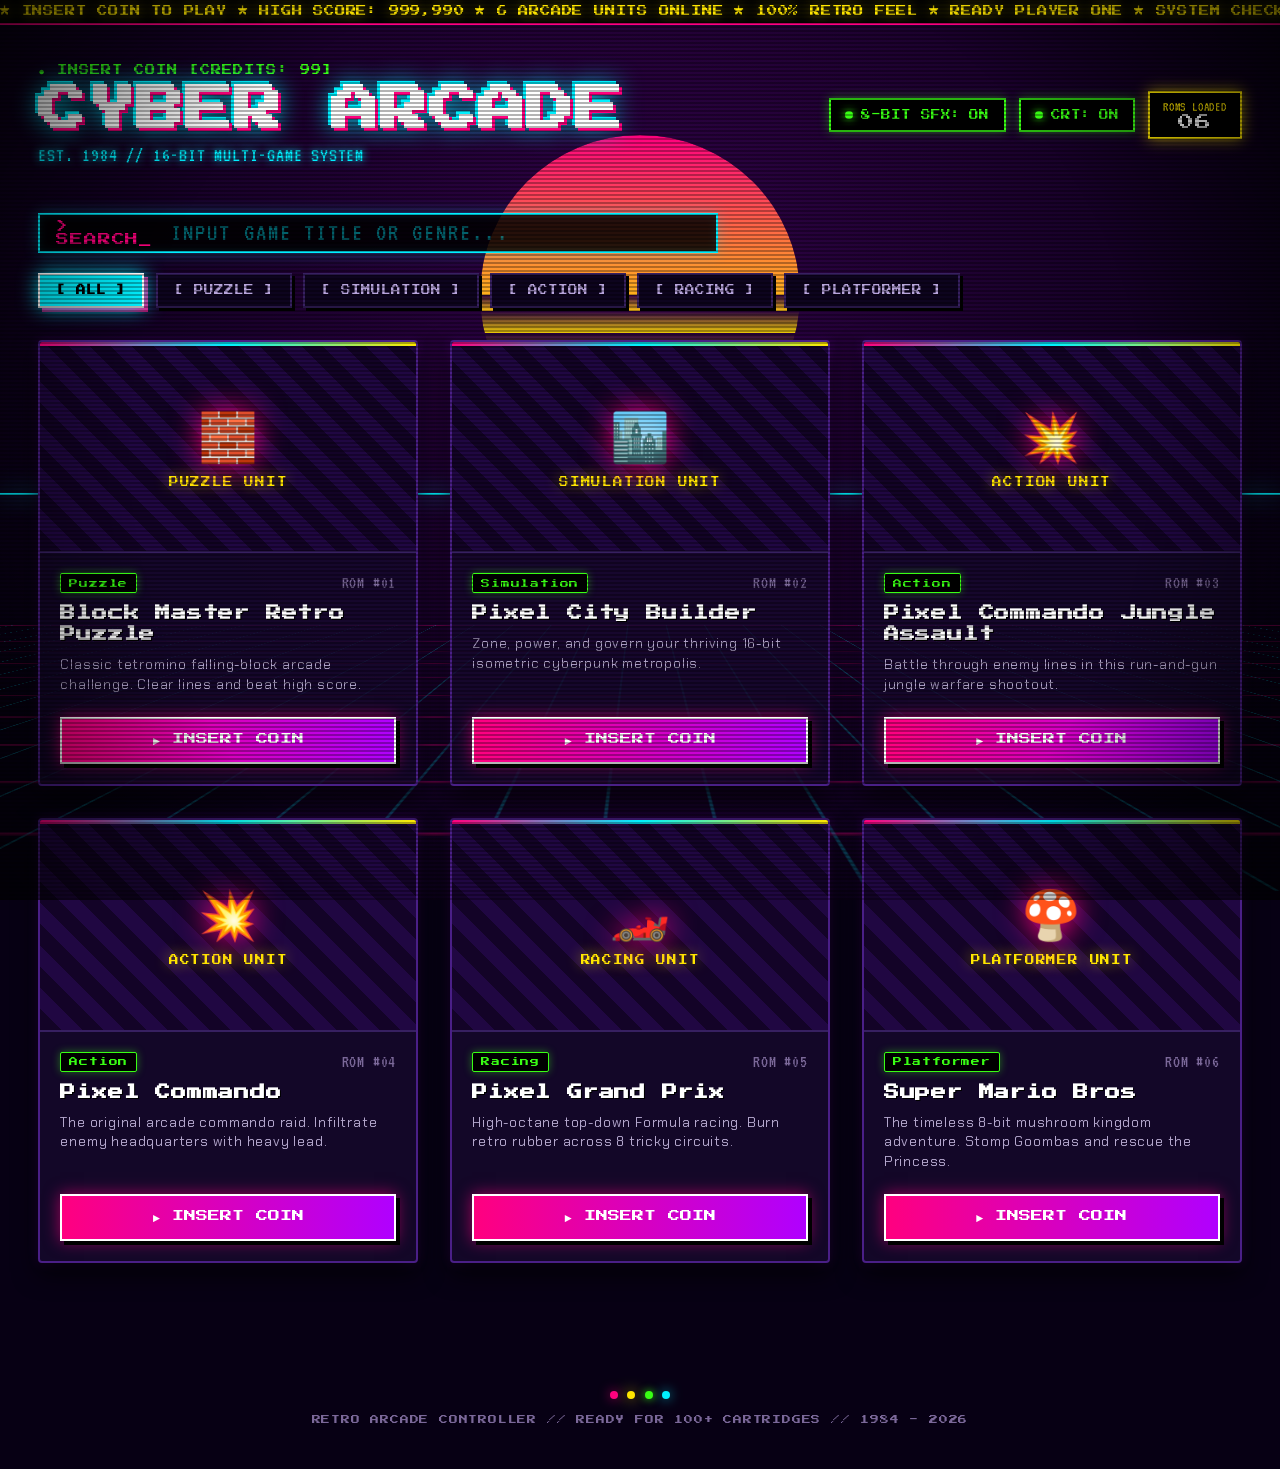
<file: index.html>
<!DOCTYPE html>
<html lang="en">
<head>
  <meta charset="UTF-8" />
  <meta name="viewport" content="width=device-width, initial-scale=1.0" />
  <meta name="description" content="Retro Cyber Arcade - 80s/90s Nostalgia Browser Gaming Station" />
  <title>CYBER ARCADE 1984 // Retro Web Portal</title>
  
  <!-- Retro 8-Bit & Arcade Fonts -->
  <link rel="preconnect" href="https://fonts.googleapis.com" />
  <link rel="preconnect" href="https://fonts.gstatic.com" crossorigin />
  <link href="https://fonts.googleapis.com/css2?family=Press+Start+2P&family=VT323&family=Chakra+Petch:wght@500;700&display=swap" rel="stylesheet" />
  
  <link rel="stylesheet" href="style.css" />
</head>
<body class="crt-active">
  <!-- CRT Screen Overlay (Scanlines, Vignette, Flicker) -->
  <div class="crt-overlay" id="crtOverlay" aria-hidden="true"></div>

  <!-- Animated Synthwave 3D Perspective Background -->
  <div class="synthwave-stage" aria-hidden="true">
    <div class="retro-sun"></div>
    <div class="retro-horizon"></div>
    <div class="retro-grid"></div>
  </div>

  <!-- Top Retro Marquee Ticker -->
  <aside class="retro-marquee-strip" aria-label="Arcade News">
    <div class="marquee-track">
      <span>★ INSERT COIN TO PLAY ★ HIGH SCORE: 999,990 ★ 6 ARCADE UNITS ONLINE ★ 100% RETRO FEEL ★ READY PLAYER ONE ★ SYSTEM CHECK: OK ★</span>
      <span>★ INSERT COIN TO PLAY ★ HIGH SCORE: 999,990 ★ 6 ARCADE UNITS ONLINE ★ 100% RETRO FEEL ★ READY PLAYER ONE ★ SYSTEM CHECK: OK ★</span>
    </div>
  </aside>

  <!-- Main Arcade Header -->
  <header class="arcade-header">
    <div class="header-inner container">
      <!-- Arcade Brand with Glitch Effect -->
      <div class="brand-cabinet">
        <div class="coin-cue"><span class="blink">●</span> INSERT COIN [CREDITS: 99]</div>
        <h1 class="arcade-title glitch" data-text="CYBER ARCADE">
          CYBER ARCADE
        </h1>
        <div class="cabinet-sub">EST. 1984 // 16-BIT MULTI-GAME SYSTEM</div>
      </div>

      <!-- Quick Toggles (Audio FX & CRT Display) -->
      <div class="arcade-quick-controls">
        <button type="button" id="soundToggleBtn" class="retro-toggle-btn active" title="Toggle 8-Bit Sound Effects">
          <span class="btn-led"></span> 8-BIT SFX: <span id="soundStatusText">ON</span>
        </button>
        <button type="button" id="crtToggleBtn" class="retro-toggle-btn active" title="Toggle CRT Screen Shader">
          <span class="btn-led"></span> CRT: <span id="crtStatusText">ON</span>
        </button>
        <div class="status-counter-box">
          <span class="stat-tag">ROMS LOADED</span>
          <span id="gameCountDisplay" class="stat-number">06</span>
        </div>
      </div>
    </div>
  </header>

  <!-- Search & Category Filters -->
  <section class="controls-section container" aria-label="Game Filters">
    <div class="search-terminal">
      <span class="terminal-prompt">&gt; SEARCH_</span>
      <input 
        type="search" 
        id="searchInput" 
        class="retro-search-input" 
        placeholder="INPUT GAME TITLE OR GENRE..." 
        autocomplete="off"
        spellcheck="false"
      />
      <button type="button" id="searchClearBtn" class="terminal-clear" hidden>&times;</button>
    </div>

    <!-- Dynamic Category Filter Buttons -->
    <nav id="categoryFilters" class="category-filters" aria-label="Game categories">
      <!-- Generated dynamically by script.js -->
    </nav>
  </section>

  <!-- Arcade Cabinets Grid -->
  <main class="main-content container">
    <div id="gamesGrid" class="games-grid" aria-live="polite">
      <!-- Populated dynamically by script.js -->
    </div>

    <!-- Empty State -->
    <div id="emptyState" class="retro-empty-state" hidden>
      <div class="empty-pixel-art">👾 ERROR 404 👾</div>
      <h2>NO MATCHING CARTRIDGES FOUND</h2>
      <p>CHECK YOUR TYPING OR RESET THE RADAR SCANNER.</p>
      <button type="button" id="resetFiltersBtn" class="arcade-btn-small">RESET CARTRIDGE SCAN</button>
    </div>
  </main>

  <!-- CRT Arcade Machine Modal -->
  <div id="gameModal" class="retro-modal" role="dialog" aria-modal="true" aria-labelledby="modalGameTitle" hidden>
    <div class="modal-backdrop" id="modalBackdrop"></div>
    <div class="crt-monitor-bezel" id="modalWindow">
      <!-- Arcade Bezel Screws / Details -->
      <div class="bezel-screw top-left"></div>
      <div class="bezel-screw top-right"></div>
      <div class="bezel-screw bottom-left"></div>
      <div class="bezel-screw bottom-right"></div>

      <!-- Marquee Bar -->
      <header class="monitor-header">
        <div class="monitor-brand">
          <span id="modalCategoryBadge" class="pixel-pill">GENRE</span>
          <h2 id="modalGameTitle" class="monitor-title">GAME_TITLE</h2>
        </div>
        <div class="monitor-actions">
          <button type="button" id="fullscreenBtn" class="monitor-action-btn" title="Toggle Fullscreen" aria-label="Toggle Fullscreen">
            <span class="icon-fs">[ ⛶ FULLSCREEN ]</span>
          </button>
          <button type="button" id="closeModalBtn" class="monitor-action-btn close-btn" title="Eject Cartridge (Esc)" aria-label="Close Game">
            [ ✕ EJECT ]
          </button>
        </div>
      </header>

      <!-- Cathode Ray Tube Display -->
      <div class="crt-screen-inner" id="modalViewport">
        <div class="monitor-scanlines" aria-hidden="true"></div>
        <div class="loader-chime" id="iframeLoader">
          <div class="pixel-spinner"></div>
          <p class="loading-glitch">READING FLOPPY DISK SECTOR 00...</p>
        </div>
        <iframe 
          id="gameIframe" 
          src="about:blank" 
          title="Game Machine"
          allow="autoplay; fullscreen; gamepad; keyboard-map *" 
          sandbox="allow-scripts allow-same-origin allow-pointer-lock allow-forms"
        ></iframe>
      </div>
    </div>
  </div>

  <!-- Retro Footer -->
  <footer class="arcade-footer container">
    <div class="footer-lights">
      <span class="fl-red"></span><span class="fl-yellow"></span><span class="fl-green"></span><span class="fl-blue"></span>
    </div>
    <p>RETRO ARCADE CONTROLLER // READY FOR 100+ CARTRIDGES // 1984 - 2026</p>
  </footer>

  <script src="script.js" defer></script>
</body>
</html>
</file>
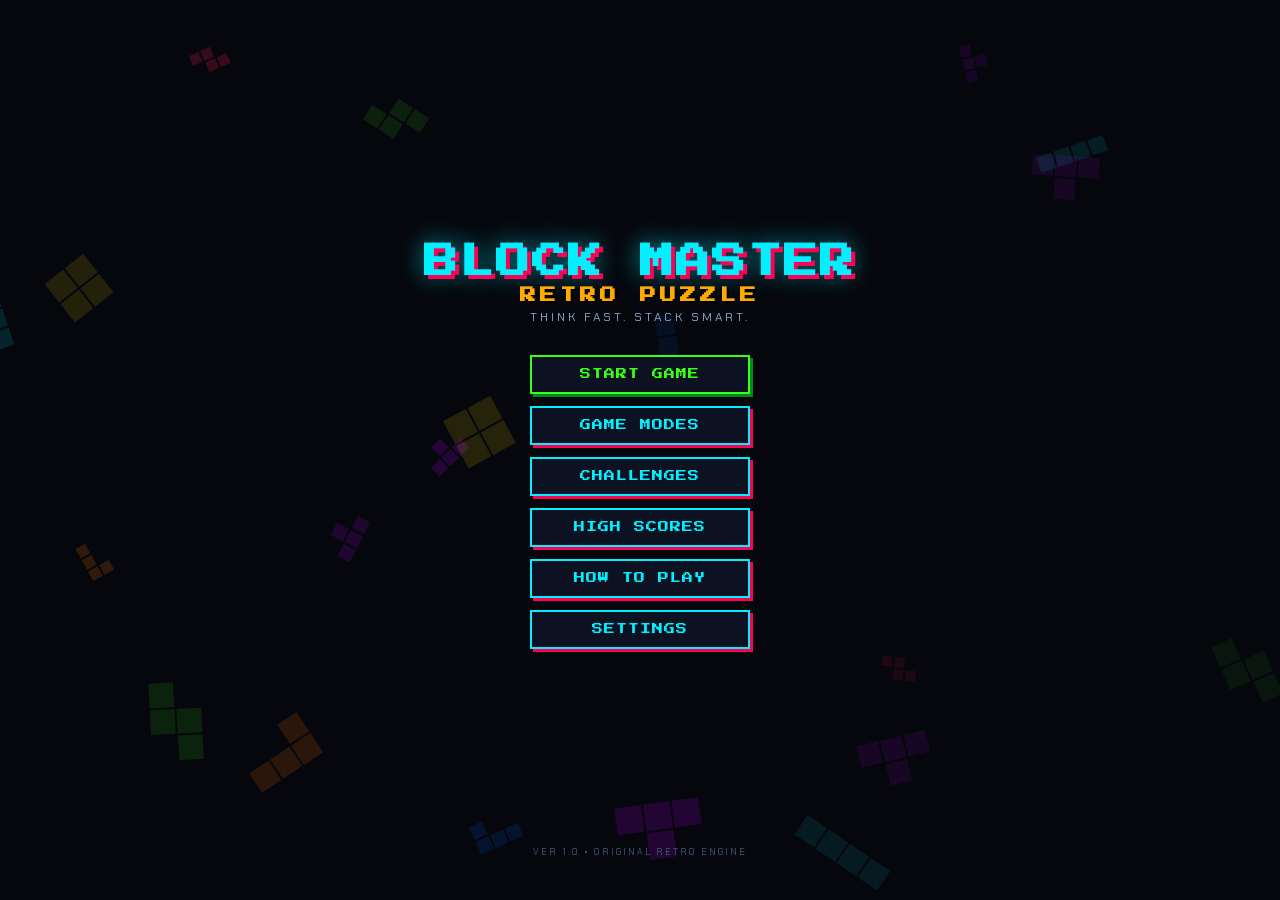
<file: Block Master Retro Puzzle/index.html>
<!DOCTYPE html>
<html lang="en">
<head>
  <meta charset="UTF-8">
  <meta name="viewport" content="width=device-width, initial-scale=1.0, maximum-scale=1.0, user-scalable=no">
  <title>Block Master: Retro Puzzle</title>
  <link rel="stylesheet" href="style.css">
</head>
<body>
  <!-- Animated Background Canvas -->
  <canvas id="bgCanvas"></canvas>

  <div id="game-app">
    <!-- Main Menu Screen -->
    <div id="screen-menu" class="screen-panel">
      <div class="brand-box">
        <h1 class="logo-title">BLOCK MASTER</h1>
        <h2 class="logo-subtitle">RETRO PUZZLE</h2>
        <p class="tagline">THINK FAST. STACK SMART.</p>
      </div>
      <div class="menu-nav">
        <button class="retro-btn btn-primary" id="btn-menu-start">START GAME</button>
        <button class="retro-btn" id="btn-menu-modes">GAME MODES</button>
        <button class="retro-btn" id="btn-menu-challenges">CHALLENGES</button>
        <button class="retro-btn" id="btn-menu-scores">HIGH SCORES</button>
        <button class="retro-btn" id="btn-menu-how">HOW TO PLAY</button>
        <button class="retro-btn" id="btn-menu-settings">SETTINGS</button>
      </div>
      <div class="version-tag">VER 1.0 • ORIGINAL RETRO ENGINE</div>
    </div>

    <!-- Mode Select Screen -->
    <div id="screen-modes" class="screen-panel hidden">
      <h2 class="screen-heading">SELECT GAME MODE</h2>
      <div class="mode-grid">
        <div class="mode-card active" data-mode="classic">
          <h3>CLASSIC</h3>
          <p>Endless retro stacking. Level up every 10 lines as speed rises.</p>
          <span class="mode-badge">ENDLESS</span>
        </div>
        <div class="mode-card" data-mode="timeattack">
          <h3>TIME ATTACK</h3>
          <p>Race the clock! Score as many points as possible in 2 minutes.</p>
          <span class="mode-badge">120 SECONDS</span>
        </div>
        <div class="mode-card" data-mode="sprint">
          <h3>40-LINE SPRINT</h3>
          <p>Clear 40 lines as fast as humanly possible. Pure speed test.</p>
          <span class="mode-badge">SPEED RUN</span>
        </div>
        <div class="mode-card" data-mode="marathon">
          <h3>MARATHON</h3>
          <p>Endurance trial. Survive 150 lines all the way to Level 15.</p>
          <span class="mode-badge">150 LINES</span>
        </div>
      </div>
      <div class="btn-row">
        <button class="retro-btn btn-primary" id="btn-mode-launch">DEPLOY MODE</button>
        <button class="retro-btn" id="btn-mode-back">BACK</button>
      </div>
    </div>

    <!-- Challenge Mode Screen -->
    <div id="screen-challenges" class="screen-panel hidden">
      <h2 class="screen-heading">TACTICAL CHALLENGES</h2>
      <div class="challenge-list" id="challenge-container">
        <!-- Injected dynamically -->
      </div>
      <div class="btn-row">
        <button class="retro-btn btn-primary" id="btn-launch-challenge">START CHALLENGE</button>
        <button class="retro-btn" id="btn-challenge-back">BACK</button>
      </div>
    </div>

    <!-- High Scores Screen -->
    <div id="screen-scores" class="screen-panel hidden">
      <h2 class="screen-heading">HALL OF FAME</h2>
      <div class="tab-row">
        <button class="tab-btn active" data-tab="classic">CLASSIC</button>
        <button class="tab-btn" data-tab="timeattack">TIME ATTACK</button>
        <button class="tab-btn" data-tab="sprint">SPRINT</button>
        <button class="tab-btn" data-tab="marathon">MARATHON</button>
      </div>
      <div class="leaderboard-frame">
        <table class="leaderboard-table">
          <thead>
            <tr>
              <th>#</th>
              <th>NAME</th>
              <th>SCORE</th>
              <th>LINES</th>
              <th>LVL</th>
              <th>DATE</th>
            </tr>
          </thead>
          <tbody id="leaderboard-body">
            <!-- Injected dynamically -->
          </tbody>
        </table>
      </div>
      <button class="retro-btn" id="btn-scores-back">MAIN MENU</button>
    </div>

    <!-- How To Play Screen -->
    <div id="screen-how" class="screen-panel hidden">
      <h2 class="screen-heading">MANUAL & CONTROLS</h2>
      <div class="manual-box">
        <div class="manual-col">
          <h3>KEYBOARD COMMANDS</h3>
          <p><strong>◀ / ▶ (Arrows):</strong> Move Left / Right</p>
          <p><strong>▲ / X:</strong> Rotate Clockwise</p>
          <p><strong>Z:</strong> Rotate Counter-Clockwise</p>
          <p><strong>▼ (Down Arrow):</strong> Soft Drop (+1 pt/cell)</p>
          <p><strong>SPACEBAR:</strong> Hard Drop (+2 pts/cell)</p>
          <p><strong>C / SHIFT:</strong> Hold Piece</p>
          <p><strong>P / ESC:</strong> Pause Game</p>
          <p><strong>R:</strong> Quick Restart</p>
        </div>
        <div class="manual-col">
          <h3>SCORING & STRATEGY</h3>
          <p>• <strong>Single Line:</strong> 100 × Level</p>
          <p>• <strong>Double Lines:</strong> 300 × Level</p>
          <p>• <strong>Triple Lines:</strong> 500 × Level</p>
          <p>• <strong>Quad Clear (Master):</strong> 800 × Level</p>
          <p>• <strong>Back-to-Back Quads:</strong> 1.5× Point Multiplier</p>
          <p>• <strong>Combos:</strong> Consecutive line clears award exponential combo bonuses.</p>
          <p>• <strong>Ghost Block:</strong> Use the landing shadow for instant precision placement.</p>
        </div>
      </div>
      <button class="retro-btn" id="btn-how-back">RETURN</button>
    </div>

    <!-- Settings Screen -->
    <div id="screen-settings" class="screen-panel hidden">
      <h2 class="screen-heading">SYSTEM SETTINGS</h2>
      <div class="settings-card">
        <div class="setting-item">
          <label>SOUND EFFECTS</label>
          <input type="checkbox" id="chk-sfx" checked>
        </div>
        <div class="setting-item">
          <label>MASTER VOLUME</label>
          <input type="range" id="rng-volume" min="0" max="100" value="70">
        </div>
        <div class="setting-item">
          <label>STARTING DIFFICULTY</label>
          <select id="sel-difficulty">
            <option value="easy">EASY (Relaxed Speed)</option>
            <option value="normal" selected>NORMAL (Standard Challenge)</option>
            <option value="hard">HARD (Fast Reflexes)</option>
            <option value="extreme">EXTREME (Hyper Velocity)</option>
          </select>
        </div>
        <div class="setting-item">
          <label>GHOST PIECE PREVIEW</label>
          <input type="checkbox" id="chk-ghost" checked>
        </div>
        <div class="setting-item">
          <label>REDUCED ANIMATIONS</label>
          <input type="checkbox" id="chk-reduced-motion">
        </div>
      </div>
      <button class="retro-btn" id="btn-settings-back">SAVE & EXIT</button>
    </div>

    <!-- Main Gameplay Container -->
    <div id="screen-game" class="screen-panel hidden">
      <div class="game-layout">
        <!-- Left Sidebar: Hold & Mode Info -->
        <div class="sidebar side-left">
          <div class="hud-panel hold-box">
            <span class="hud-title">HOLD</span>
            <canvas id="holdCanvas" width="100" height="100"></canvas>
            <span class="sub-tip">[C] SWAP</span>
          </div>

          <div class="hud-panel mode-box">
            <span class="hud-title">MODE</span>
            <span id="hud-mode-name" class="hud-val highlight">CLASSIC</span>
            <div id="hud-target-wrap" class="target-sub-box">
              <span class="hud-sub-title" id="hud-target-label">GOAL</span>
              <span id="hud-target-val" class="hud-val-sm">--</span>
            </div>
          </div>

          <div class="hud-panel">
            <span class="hud-title">TIME</span>
            <span id="hud-time" class="hud-val">00:00</span>
          </div>
        </div>

        <!-- Center: Main Board Canvas + Overlays -->
        <div class="board-wrapper">
          <canvas id="boardCanvas" width="300" height="600"></canvas>

          <!-- In-Game Popups & Banners -->
          <div id="hud-banner" class="hud-banner-msg hidden">LEVEL UP!</div>
          <div id="hud-combo" class="hud-combo-tag hidden">COMBO x2!</div>
        </div>

        <!-- Right Sidebar: Next Pieces, Score & Stats -->
        <div class="sidebar side-right">
          <div class="hud-panel next-box">
            <span class="hud-title">NEXT</span>
            <canvas id="nextCanvas" width="100" height="180"></canvas>
          </div>

          <div class="hud-panel score-box">
            <span class="hud-title">SCORE</span>
            <span id="hud-score" class="hud-val gold">000000</span>
            <span class="hud-sub-title">TOP</span>
            <span id="hud-hiscore" class="hud-val-sm">000000</span>
          </div>

          <div class="hud-panel">
            <span class="hud-title">LEVEL</span>
            <span id="hud-level" class="hud-val">01</span>
          </div>

          <div class="hud-panel">
            <span class="hud-title">LINES</span>
            <span id="hud-lines" class="hud-val">000</span>
          </div>
        </div>
      </div>

      <!-- Virtual Touchpad for Mobile / Tablet -->
      <div id="touch-controls" class="touch-bar">
        <div class="touch-group">
          <button class="t-btn" id="t-left">◀</button>
          <button class="t-btn" id="t-right">▶</button>
          <button class="t-btn" id="t-down">▼</button>
        </div>
        <div class="touch-group">
          <button class="t-btn t-btn-action" id="t-rot-ccw">↺</button>
          <button class="t-btn t-btn-action" id="t-rot-cw">↻</button>
          <button class="t-btn t-btn-hold" id="t-hold">HOLD</button>
          <button class="t-btn t-btn-drop" id="t-drop">DROP</button>
        </div>
      </div>
    </div>

    <!-- Pause Overlay Modal -->
    <div id="modal-pause" class="modal-layer hidden">
      <div class="modal-card">
        <h2 class="modal-title">GAME PAUSED</h2>
        <div class="modal-btn-list">
          <button class="retro-btn btn-primary" id="btn-pause-resume">RESUME (P)</button>
          <button class="retro-btn" id="btn-pause-restart">RESTART (R)</button>
          <button class="retro-btn" id="btn-pause-menu">QUIT TO MENU</button>
        </div>
      </div>
    </div>

    <!-- Game Over / Victory Modal -->
    <div id="modal-gameover" class="modal-layer hidden">
      <div class="modal-card">
        <h2 class="modal-title" id="go-title">GAME OVER</h2>
        <p class="modal-subtitle" id="go-subtitle">BOARD OVERFLOW</p>
        
        <div class="stats-summary">
          <div class="stat-row"><span>FINAL SCORE:</span><span id="go-score" class="gold">0</span></div>
          <div class="stat-row"><span>LINES CLEARED:</span><span id="go-lines">0</span></div>
          <div class="stat-row"><span>HIGHEST LEVEL:</span><span id="go-level">1</span></div>
          <div class="stat-row"><span>MAX COMBO:</span><span id="go-combo">x0</span></div>
          <div class="stat-row"><span>GAME DURATION:</span><span id="go-time">00:00</span></div>
        </div>

        <div id="hi-score-prompt" class="hi-score-entry hidden">
          <p class="new-hi-tag">★ NEW HIGH SCORE! ★</p>
          <input type="text" id="player-name-input" maxlength="10" placeholder="ENTER NAME" value="PLAYER 1">
        </div>

        <div class="modal-btn-list">
          <button class="retro-btn btn-primary" id="btn-go-retry">PLAY AGAIN</button>
          <button class="retro-btn" id="btn-go-menu">MAIN MENU</button>
        </div>
      </div>
    </div>
  </div>

  <script src="script.js"></script>
</body>
</html>
</file>
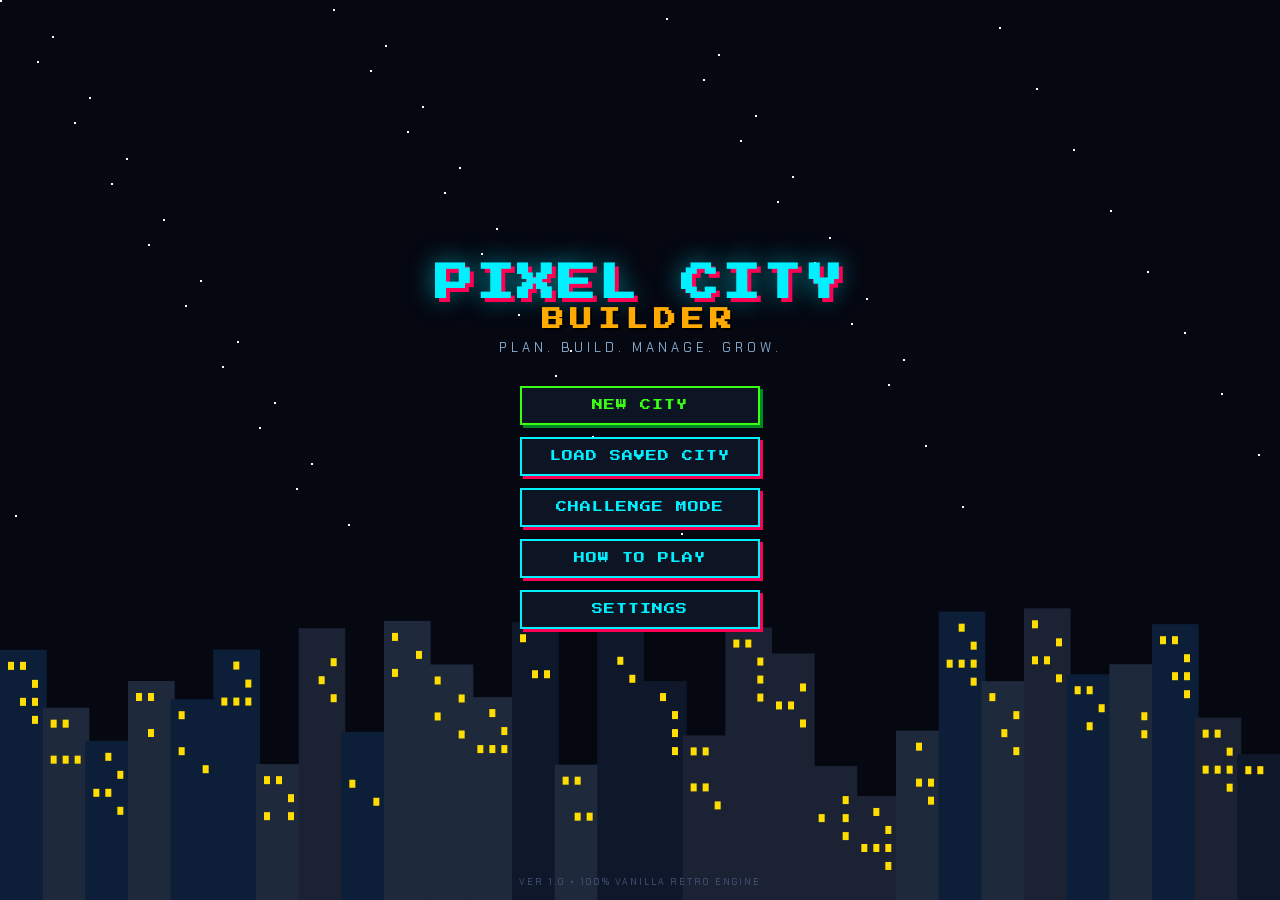
<file: Pixel City Builder/index.html>
<!DOCTYPE html>
<html lang="en">
<head>
  <meta charset="UTF-8">
  <meta name="viewport" content="width=device-width, initial-scale=1.0, maximum-scale=1.0, user-scalable=no">
  <title>Pixel City Builder - Retro City Simulation</title>
  <link rel="stylesheet" href="style.css">
</head>
<body>
  <!-- Animated Background Canvas for Menu -->
  <canvas id="skylineCanvas"></canvas>

  <div id="game-app">
    <!-- Main Menu Screen -->
    <div id="screen-menu" class="screen-panel">
      <div class="brand-container">
        <h1 class="game-logo">PIXEL CITY</h1>
        <h2 class="game-subtitle">BUILDER</h2>
        <p class="tagline">PLAN. BUILD. MANAGE. GROW.</p>
      </div>
      <div class="menu-nav">
        <button class="retro-btn btn-primary" id="btn-new-city">NEW CITY</button>
        <button class="retro-btn" id="btn-load-city">LOAD SAVED CITY</button>
        <button class="retro-btn" id="btn-challenges">CHALLENGE MODE</button>
        <button class="retro-btn" id="btn-how-to">HOW TO PLAY</button>
        <button class="retro-btn" id="btn-settings">SETTINGS</button>
      </div>
      <div class="version-tag">VER 1.0 • 100% VANILLA RETRO ENGINE</div>
    </div>

    <!-- Map Selection Modal -->
    <div id="modal-map-select" class="modal-layer hidden">
      <div class="modal-box">
        <h2 class="modal-title">CHOOSE REGIONAL MAP</h2>
        <div class="map-grid">
          <div class="map-card active" data-map="plains">
            <h3>GREEN PLAINS</h3>
            <p>Fertile flatlands with a meandering river. Ideal for new mayors.</p>
            <span class="map-badge">EASY</span>
          </div>
          <div class="map-card" data-map="islands">
            <h3>TWIN ISLANDS</h3>
            <p>Coastal archipelago requiring bridge networks and smart land use.</p>
            <span class="map-badge">MEDIUM</span>
          </div>
          <div class="map-card" data-map="bay">
            <h3>METRO BAY</h3>
            <p>Sprawling coastal coastline surrounded by inland water bodies.</p>
            <span class="map-badge">HARD</span>
          </div>
        </div>
        <div class="modal-btn-row">
          <button class="retro-btn btn-primary" id="btn-confirm-map">FOUND CITY</button>
          <button class="retro-btn" id="btn-cancel-map">BACK</button>
        </div>
      </div>
    </div>

    <!-- Challenges Modal -->
    <div id="modal-challenges" class="modal-layer hidden">
      <div class="modal-box wide">
        <h2 class="modal-title">CITY CHALLENGE MISSIONS</h2>
        <div class="challenge-list" id="challenge-list-container">
          <!-- Populated dynamically via JS -->
        </div>
        <div class="modal-btn-row">
          <button class="retro-btn btn-primary" id="btn-start-challenge">START MISSION</button>
          <button class="retro-btn" id="btn-close-challenges">BACK</button>
        </div>
      </div>
    </div>

    <!-- How To Play Modal -->
    <div id="modal-how" class="modal-layer hidden">
      <div class="modal-box wide">
        <h2 class="modal-title">MAYOR'S HANDBOOK</h2>
        <div class="manual-columns">
          <div class="manual-col">
            <h3>URBAN PLANNING</h3>
            <p>• <strong>Roads:</strong> All zones & buildings must connect to roads to grow.</p>
            <p>• <strong>Residential (R):</strong> Houses citizens. Requires power, clean water, and nearby jobs.</p>
            <p>• <strong>Commercial (C):</strong> Provides shopping, services, and white-collar jobs.</p>
            <p>• <strong>Industrial (I):</strong> Creates jobs & heavy revenue, but spreads toxic pollution.</p>
          </div>
          <div class="manual-col">
            <h3>INFRASTRUCTURE & BUDGET</h3>
            <p>• <strong>Utilities:</strong> Power plants produce MW; Water pumps pump supply units. Both spread automatically along road networks.</p>
            <p>• <strong>Services:</strong> Police lower crime, Fire stations prevent infernos, Hospitals boost health, and Schools educate the workforce.</p>
            <p>• <strong>Economy:</strong> Adjust tax rates (0–20%). High taxes generate cash but crush city happiness.</p>
          </div>
        </div>
        <button class="retro-btn" id="btn-close-how">RETURN TO MENU</button>
      </div>
    </div>

    <!-- Settings Modal -->
    <div id="modal-settings" class="modal-layer hidden">
      <div class="modal-box">
        <h2 class="modal-title">GAME SETTINGS</h2>
        <div class="settings-list">
          <div class="setting-item">
            <label>SOUND EFFECTS</label>
            <input type="checkbox" id="chk-sfx" checked>
          </div>
          <div class="setting-item">
            <label>AUDIO VOLUME</label>
            <input type="range" id="rng-vol" min="0" max="100" value="70">
          </div>
          <div class="setting-item">
            <label>DAY / NIGHT CYCLE</label>
            <input type="checkbox" id="chk-daynight" checked>
          </div>
          <div class="setting-item">
            <label>RANDOM DISASTERS</label>
            <input type="checkbox" id="chk-disasters" checked>
          </div>
          <div class="setting-item">
            <label>AUTO-SAVE (MONTHLY)</label>
            <input type="checkbox" id="chk-autosave" checked>
          </div>
        </div>
        <div class="modal-btn-row">
          <button class="retro-btn btn-primary" id="btn-save-settings">APPLY</button>
          <button class="retro-btn" id="btn-close-settings">BACK</button>
        </div>
      </div>
    </div>

    <!-- Budget Sheet Modal -->
    <div id="modal-budget" class="modal-layer hidden">
      <div class="modal-box wide">
        <h2 class="modal-title">CITY TREASURY & BUDGET</h2>
        <div class="budget-content">
          <div class="budget-col">
            <h3>TAXATION REVENUE (MONTHLY)</h3>
            <div class="tax-control">
              <label>RESIDENTIAL TAX: <span id="val-tax-res">9%</span></label>
              <input type="range" id="rng-tax-res" min="0" max="20" value="9">
            </div>
            <div class="tax-control">
              <label>COMMERCIAL TAX: <span id="val-tax-com">9%</span></label>
              <input type="range" id="rng-tax-com" min="0" max="20" value="9">
            </div>
            <div class="tax-control">
              <label>INDUSTRIAL TAX: <span id="val-tax-ind">9%</span></label>
              <input type="range" id="rng-tax-ind" min="0" max="20" value="9">
            </div>
            <div class="finance-line highlight">ESTIMATED INCOME: <span id="lbl-budget-income">$0</span></div>
          </div>
          <div class="budget-col">
            <h3>DEPARTMENT EXPENSES</h3>
            <div class="expense-row"><span>ROADS & TRANSIT:</span><span id="exp-roads">$0</span></div>
            <div class="expense-row"><span>POLICE DEPARTMENT:</span><span id="exp-police">$0</span></div>
            <div class="expense-row"><span>FIRE RESCUE:</span><span id="exp-fire">$0</span></div>
            <div class="expense-row"><span>HEALTHCARE:</span><span id="exp-health">$0</span></div>
            <div class="expense-row"><span>EDUCATION:</span><span id="exp-edu">$0</span></div>
            <div class="expense-row"><span>POWER & WATER:</span><span id="exp-utilities">$0</span></div>
            <div class="expense-row"><span>PARKS & CIVIC:</span><span id="exp-parks">$0</span></div>
            <div class="finance-line red">TOTAL EXPENSES: <span id="lbl-budget-expenses">$0</span></div>
          </div>
        </div>
        <div class="net-balance-bar">
          MONTHLY CASH FLOW: <span id="lbl-net-balance" class="green">+$0</span>
        </div>
        <div class="modal-btn-row">
          <button class="retro-btn btn-primary" id="btn-apply-budget">CONFIRM BUDGET</button>
          <button class="retro-btn" id="btn-close-budget">CLOSE</button>
        </div>
      </div>
    </div>

    <!-- City Statistics Modal -->
    <div id="modal-stats" class="modal-layer hidden">
      <div class="modal-box wide">
        <h2 class="modal-title">CITY STATISTICS DASHBOARD</h2>
        <div class="stats-overview-grid">
          <div class="stat-kpi"><span>POPULATION:</span><strong id="st-pop">0</strong></div>
          <div class="stat-kpi"><span>JOBS:</span><strong id="st-jobs">0</strong></div>
          <div class="stat-kpi"><span>LAND VALUE:</span><strong id="st-land">MED</strong></div>
          <div class="stat-kpi"><span>CRIME RATE:</span><strong id="st-crime">LOW</strong></div>
          <div class="stat-kpi"><span>POLLUTION:</span><strong id="st-poll">LOW</strong></div>
          <div class="stat-kpi"><span>HAPPINESS:</span><strong id="st-happy">75%</strong></div>
        </div>
        <div class="chart-container">
          <canvas id="statsChart" width="560" height="180"></canvas>
        </div>
        <div class="chart-legend">
          <span class="legend-dot green"></span> Population Trend
          <span class="legend-dot gold"></span> City Treasury ($)
          <span class="legend-dot cyan"></span> Citizen Happiness
        </div>
        <button class="retro-btn" id="btn-close-stats">CLOSE</button>
      </div>
    </div>

    <!-- Active Gameplay Viewport -->
    <div id="screen-game" class="screen-panel hidden">
      <!-- Top Status HUD -->
      <div id="top-hud">
        <div class="hud-left">
          <div class="hud-item gold"><span class="hud-lbl">FUNDS</span><span id="hud-money" class="hud-val">$50,000</span></div>
          <div class="hud-item"><span class="hud-lbl">POP</span><span id="hud-pop" class="hud-val">0</span></div>
          <div class="hud-item"><span class="hud-lbl">JOBS</span><span id="hud-jobs" class="hud-val">0</span></div>
        </div>
        <div class="hud-center">
          <div class="hud-item"><span class="hud-lbl">POWER</span><span id="hud-power" class="hud-val">0/0 MW</span></div>
          <div class="hud-item"><span class="hud-lbl">WATER</span><span id="hud-water" class="hud-val">0/0 U</span></div>
          <div class="hud-item happy-pill"><span class="hud-lbl">HAPPINESS</span><span id="hud-happy" class="hud-val">75%</span></div>
        </div>
        <div class="hud-right">
          <div class="hud-item date-item"><span id="hud-date" class="hud-val">YEAR 1, JAN</span></div>
          <div class="time-controls">
            <button class="time-btn" id="btn-speed-0">❚❚</button>
            <button class="time-btn active" id="btn-speed-1">1×</button>
            <button class="time-btn" id="btn-speed-2">2×</button>
            <button class="time-btn" id="btn-speed-4">4×</button>
          </div>
          <button class="hud-icon-btn" id="btn-open-budget" title="Budget">💰</button>
          <button class="hud-icon-btn" id="btn-open-stats" title="Statistics">📊</button>
          <button class="hud-icon-btn" id="btn-pause-menu" title="Menu">⚙</button>
        </div>
      </div>

      <!-- Main Canvas Viewport -->
      <div id="viewport-container">
        <canvas id="cityCanvas"></canvas>

        <!-- Overlay View Selector -->
        <div id="overlay-bar">
          <button class="overlay-btn active" data-view="normal">NORMAL</button>
          <button class="overlay-btn" data-view="traffic">TRAFFIC</button>
          <button class="overlay-btn" data-view="power">POWER</button>
          <button class="overlay-btn" data-view="water">WATER</button>
          <button class="overlay-btn" data-view="pollution">POLLUTION</button>
          <button class="overlay-btn" data-view="land">LAND VALUE</button>
          <button class="overlay-btn" data-view="services">SERVICES</button>
        </div>

        <!-- Objective Tracker Bar -->
        <div id="objective-banner" class="hidden">
          <span id="obj-title" class="obj-text">OBJECTIVE: Reach 1,000 Population</span>
          <div class="obj-bar-frame"><div id="obj-bar-fill"></div></div>
          <span id="obj-counter" class="obj-count">0 / 1000</span>
        </div>

        <!-- Disaster Alert Banner -->
        <div id="disaster-banner" class="hidden">
          <span class="siren">⚠️</span> <span id="disaster-text">FIRE OUTBREAK REPORTED!</span> <span class="siren">⚠️</span>
        </div>

        <!-- Tile Inspector Floating Panel -->
        <div id="tile-inspector" class="hidden">
          <div class="inspector-header">
            <span id="insp-title">RESIDENTIAL ZONE</span>
            <button id="btn-close-insp">✕</button>
          </div>
          <div class="inspector-body" id="insp-body">
            <!-- Dynamic tile stats -->
          </div>
        </div>
      </div>

      <!-- Construction Dock / Bottom Toolbar -->
      <div id="construction-dock">
        <div class="tool-category">
          <button class="tool-btn active" data-tool="inspect" title="Inspect Tile [Q]"><span class="icon">🔍</span><span>INSPECT</span></button>
          <button class="tool-btn" data-tool="road" data-cost="25" title="Build Road ($25) [W]"><span class="icon">🛣️</span><span>ROAD</span></button>
          <button class="tool-btn" data-tool="demolish" data-cost="10" title="Demolish ($10) [E]"><span class="icon">🚜</span><span>BULLDOZE</span></button>
        </div>
        <div class="tool-divider"></div>
        <div class="tool-category">
          <button class="tool-btn" data-tool="zone_res" data-cost="100" title="Residential Zone ($100)"><span class="icon">🟩</span><span>RES (R)</span></button>
          <button class="tool-btn" data-tool="zone_com" data-cost="100" title="Commercial Zone ($100)"><span class="icon">🟦</span><span>COM (C)</span></button>
          <button class="tool-btn" data-tool="zone_ind" data-cost="100" title="Industrial Zone ($100)"><span class="icon">🟨</span><span>IND (I)</span></button>
        </div>
        <div class="tool-divider"></div>
        <div class="tool-category">
          <button class="tool-btn" data-tool="power_plant" data-cost="2500" title="Power Plant ($2500)"><span class="icon">⚡</span><span>POWER</span></button>
          <button class="tool-btn" data-tool="water_pump" data-cost="1500" title="Water Pump ($1500)"><span class="icon">💧</span><span>WATER</span></button>
          <button class="tool-btn" data-tool="police" data-cost="2000" title="Police Station ($2000)"><span class="icon">🚓</span><span>POLICE</span></button>
          <button class="tool-btn" data-tool="fire" data-cost="2000" title="Fire Station ($2000)"><span class="icon">🚒</span><span>FIRE</span></button>
          <button class="tool-btn" data-tool="hospital" data-cost="3500" title="Clinic/Hospital ($3500)"><span class="icon">🏥</span><span>HEALTH</span></button>
          <button class="tool-btn" data-tool="school" data-cost="3000" title="School ($3000)"><span class="icon">🏫</span><span>SCHOOL</span></button>
          <button class="tool-btn" data-tool="park" data-cost="400" title="City Park ($400)"><span class="icon">🌳</span><span>PARK</span></button>
        </div>
      </div>
    </div>
  </div>

  <script src="script.js"></script>
</body>
</html>
</file>
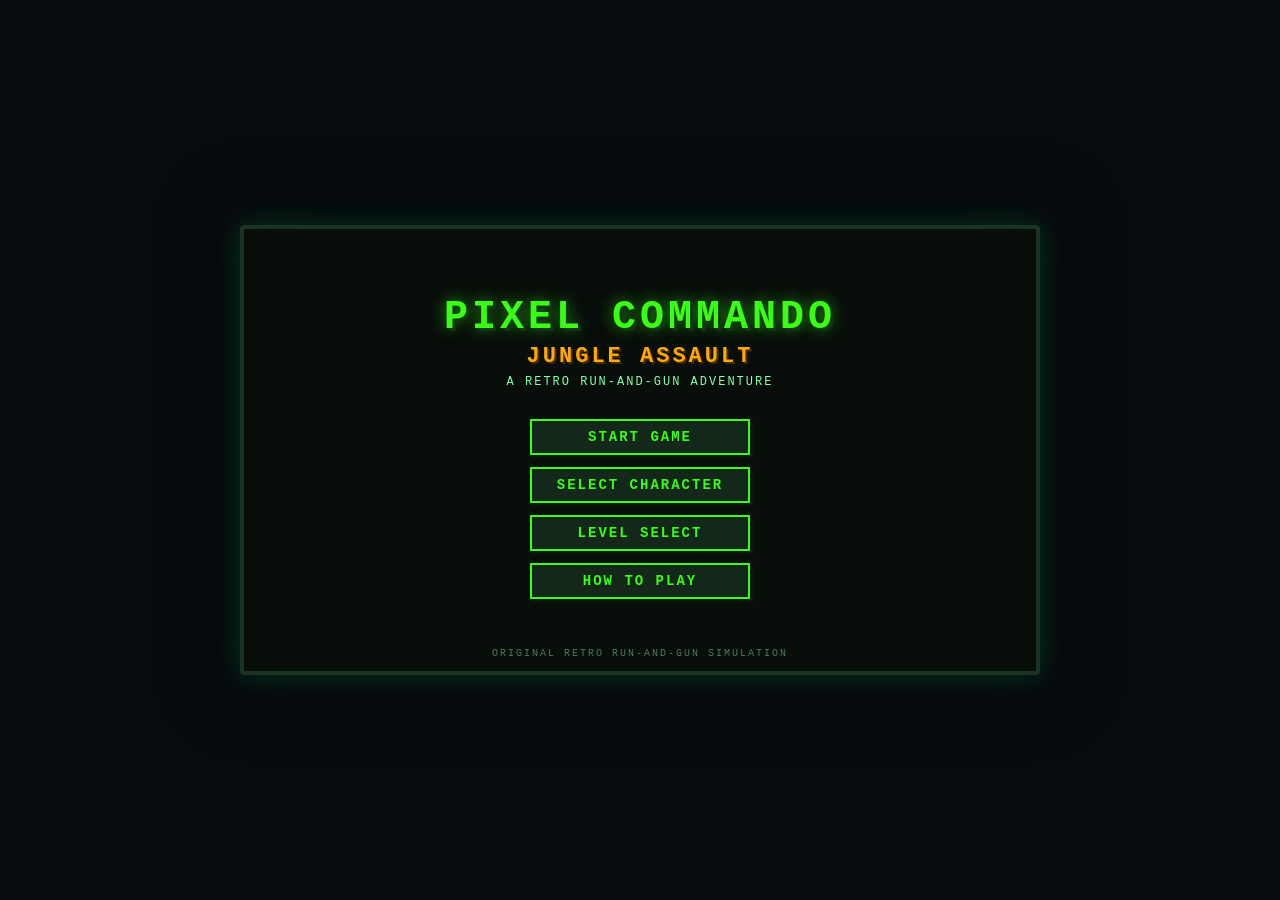
<file: Pixel Commando Jungle Assault/index.html>
<!DOCTYPE html>
<html lang="en">
<head>
  <meta charset="UTF-8">
  <meta name="viewport" content="width=device-width, initial-scale=1.0, maximum-scale=1.0, user-scalable=no">
  <title>Pixel Commando: Jungle Assault</title>
  <link rel="stylesheet" href="style.css">
</head>
<body>
  <div id="game-container">
    <!-- Main Game Canvas -->
    <canvas id="gameCanvas" width="800" height="450"></canvas>

    <!-- CRT Scanline & Screen FX Overlay -->
    <div class="crt-overlay"></div>

    <!-- HUD Overlay -->
    <div id="hud" class="ui-layer hidden">
      <div class="hud-top">
        <div class="hud-box">
          <span class="label">SCORE</span>
          <span id="hud-score" class="val">000000</span>
        </div>
        <div class="hud-box">
          <span class="label">LIVES</span>
          <span id="hud-lives" class="val">3</span>
        </div>
        <div class="hud-box hp-box">
          <span class="label">HP</span>
          <div class="bar-container">
            <div id="hud-hp-bar" class="bar-fill"></div>
          </div>
        </div>
        <div class="hud-box">
          <span class="label" id="hud-weapon-name">BLASTER</span>
          <span id="hud-ammo" class="val">∞</span>
        </div>
        <div class="hud-box">
          <span class="label">GRENADES</span>
          <span id="hud-grenades" class="val">x3</span>
        </div>
        <div class="hud-box">
          <span class="label">STAGE</span>
          <span id="hud-stage" class="val">1-1</span>
        </div>
      </div>

      <div class="hud-mid">
        <div id="hud-combo" class="combo-banner hidden">COMBO x2!</div>
        <div id="hud-checkpoint" class="banner-msg hidden">CHECKPOINT REACHED!</div>
      </div>

      <div id="hud-boss" class="boss-hud hidden">
        <div id="hud-boss-name" class="boss-name">IRON BEETLE</div>
        <div class="boss-bar-container">
          <div id="hud-boss-hp-bar" class="boss-bar-fill"></div>
        </div>
      </div>
    </div>

    <!-- UI Screen: Main Menu -->
    <div id="screen-main-menu" class="screen-layer">
      <div class="title-wrap">
        <h1 class="game-title">PIXEL COMMANDO</h1>
        <h2 class="game-subtitle">JUNGLE ASSAULT</h2>
        <p class="tagline">A RETRO RUN-AND-GUN ADVENTURE</p>
      </div>
      <div class="menu-buttons">
        <button class="btn" id="btn-start-game">START GAME</button>
        <button class="btn" id="btn-char-select">SELECT CHARACTER</button>
        <button class="btn" id="btn-level-select">LEVEL SELECT</button>
        <button class="btn" id="btn-how-to-play">HOW TO PLAY</button>
      </div>
      <div class="credits">ORIGINAL RETRO RUN-AND-GUN SIMULATION</div>
    </div>

    <!-- UI Screen: Character Select -->
    <div id="screen-char-select" class="screen-layer hidden">
      <h2 class="screen-title">SELECT COMMANDO</h2>
      <div class="char-grid">
        <div class="char-card active" data-char="0">
          <div class="char-avatar" id="avatar-rex"></div>
          <h3>REX</h3>
          <p>Balanced Commando</p>
          <div class="char-stats">HP: ★★★☆ | SPD: ★★★☆</div>
        </div>
        <div class="char-card" data-char="1">
          <div class="char-avatar" id="avatar-valkyrie"></div>
          <h3>VALKYRIE</h3>
          <p>Recon Specialist</p>
          <div class="char-stats">HP: ★★☆☆ | SPD: ★★★★</div>
        </div>
        <div class="char-card" data-char="2">
          <div class="char-avatar" id="avatar-tank"></div>
          <h3>GRIZZLY</h3>
          <p>Heavy Armored</p>
          <div class="char-stats">HP: ★★★★ | SPD: ★★☆☆</div>
        </div>
      </div>
      <button class="btn" id="btn-char-confirm">CONFIRM SELECTION</button>
      <button class="btn btn-back" id="btn-char-back">BACK</button>
    </div>

    <!-- UI Screen: Level Select -->
    <div id="screen-level-select" class="screen-layer hidden">
      <h2 class="screen-title">MISSION ARCHIVE</h2>
      <div class="level-grid">
        <button class="level-card active" data-lvl="0">
          <h3>STAGE 1</h3>
          <p>Jungle Outpost</p>
        </button>
        <button class="level-card" data-lvl="1">
          <h3>STAGE 2</h3>
          <p>Enemy Factory</p>
        </button>
        <button class="level-card" data-lvl="2">
          <h3>STAGE 3</h3>
          <p>Mountain Base</p>
        </button>
        <button class="level-card" data-lvl="3">
          <h3>STAGE 4</h3>
          <p>Fortress Core</p>
        </button>
      </div>
      <div class="diff-select">
        <label>DIFFICULTY:</label>
        <select id="select-difficulty">
          <option value="easy">EASY</option>
          <option value="normal" selected>NORMAL</option>
          <option value="hard">HARD</option>
        </select>
      </div>
      <button class="btn" id="btn-level-launch">DEPLOY NOW</button>
      <button class="btn btn-back" id="btn-level-back">BACK</button>
    </div>

    <!-- UI Screen: How To Play -->
    <div id="screen-how-to" class="screen-layer hidden">
      <h2 class="screen-title">TACTICAL BRIEFING</h2>
      <div class="briefing-content">
        <div class="brief-col">
          <h3>KEYBOARD CONTROLS</h3>
          <p><strong>A / D or Arrows:</strong> Move Left / Right</p>
          <p><strong>W / Up Arrow:</strong> Aim Up / Climb Ladder</p>
          <p><strong>S / Down Arrow:</strong> Crouch / Aim Down</p>
          <p><strong>SPACE:</strong> Jump (Hold for high jump)</p>
          <p><strong>J or Z:</strong> Fire Weapon (8-Way Aiming)</p>
          <p><strong>K or X:</strong> Throw Explosive Grenade</p>
          <p><strong>P:</strong> Tactical Pause</p>
        </div>
        <div class="brief-col">
          <h3>SURVIVAL RULES</h3>
          <p>• Destroy crates for ammo, health, and heavy weapons.</p>
          <p>• Chain quick enemy eliminations for high Score Combos.</p>
          <p>• Red barrels explode on hit — use them against mobs!</p>
          <p>• Aim diagonally with combinations of Move + Up/Down.</p>
          <p>• Drop into water to swim; tap Jump repeatedly to stay afloat.</p>
        </div>
      </div>
      <button class="btn btn-back" id="btn-how-back">RETURN</button>
    </div>

    <!-- UI Screen: Pause Menu -->
    <div id="screen-pause" class="screen-layer hidden">
      <h2 class="screen-title">MISSION PAUSED</h2>
      <div class="menu-buttons">
        <button class="btn" id="btn-pause-resume">RESUME</button>
        <button class="btn" id="btn-pause-restart">RESTART MISSION</button>
        <button class="btn btn-back" id="btn-pause-quit">ABORT TO MENU</button>
      </div>
    </div>

    <!-- UI Screen: Game Over -->
    <div id="screen-game-over" class="screen-layer hidden">
      <h1 class="game-over-title">M.I.A.</h1>
      <h2 class="screen-subtitle">COMMANDO ELIMINATED</h2>
      <div class="stats-card">
        <p>FINAL SCORE: <span id="go-score">000000</span></p>
        <p>ENEMIES DEFEATED: <span id="go-kills">0</span></p>
        <p>MAX COMBO: <span id="go-combo">x0</span></p>
      </div>
      <div class="menu-buttons">
        <button class="btn" id="btn-go-retry">RETRY MISSION</button>
        <button class="btn btn-back" id="btn-go-menu">MAIN MENU</button>
      </div>
    </div>

    <!-- UI Screen: Stage Complete -->
    <div id="screen-stage-clear" class="screen-layer hidden">
      <h1 class="clear-title">STAGE CLEAR!</h1>
      <h2 class="screen-subtitle">SECTOR SECURED</h2>
      <div class="stats-card">
        <p>STAGE SCORE: <span id="clear-score">+0000</span></p>
        <p>TIME BONUS: <span id="clear-time">+0000</span></p>
        <p>TOTAL SCORE: <span id="clear-total">000000</span></p>
      </div>
      <div class="menu-buttons">
        <button class="btn" id="btn-clear-next">NEXT OPERATION</button>
      </div>
    </div>

    <!-- UI Screen: Victory / Ending -->
    <div id="screen-victory" class="screen-layer hidden">
      <h1 class="victory-title">VICTORY!</h1>
      <h2 class="screen-subtitle">TITAN CORE OBLITERATED</h2>
      <p class="victory-desc">The jungle outpost, automated factories, mountain strongholds, and fortress core have been completely liberated.</p>
      <div class="stats-card">
        <p>ULTIMATE SCORE: <span id="vic-score">000000</span></p>
        <p>DIFFICULTY: <span id="vic-diff">NORMAL</span></p>
      </div>
      <div class="menu-buttons">
        <button class="btn" id="btn-vic-menu">MISSION DEBRIEF (MENU)</button>
      </div>
    </div>

    <!-- Mobile Virtual Gamepad Controls -->
    <div id="mobile-controls" class="mobile-ui">
      <div class="dpad-container">
        <button class="dpad-btn dpad-up" data-key="ArrowUp">▲</button>
        <div class="dpad-mid">
          <button class="dpad-btn dpad-left" data-key="ArrowLeft">◀</button>
          <div class="dpad-center"></div>
          <button class="dpad-btn dpad-right" data-key="ArrowRight">▶</button>
        </div>
        <button class="dpad-btn dpad-down" data-key="ArrowDown">▼</button>
      </div>

      <div class="actions-container">
        <button class="act-btn btn-grenade" data-key="KeyK">G</button>
        <button class="act-btn btn-jump" data-key="Space">JUMP</button>
        <button class="act-btn btn-shoot" data-key="KeyJ">FIRE</button>
      </div>
    </div>
  </div>

  <script src="script.js"></script>
</body>
</html>
</file>
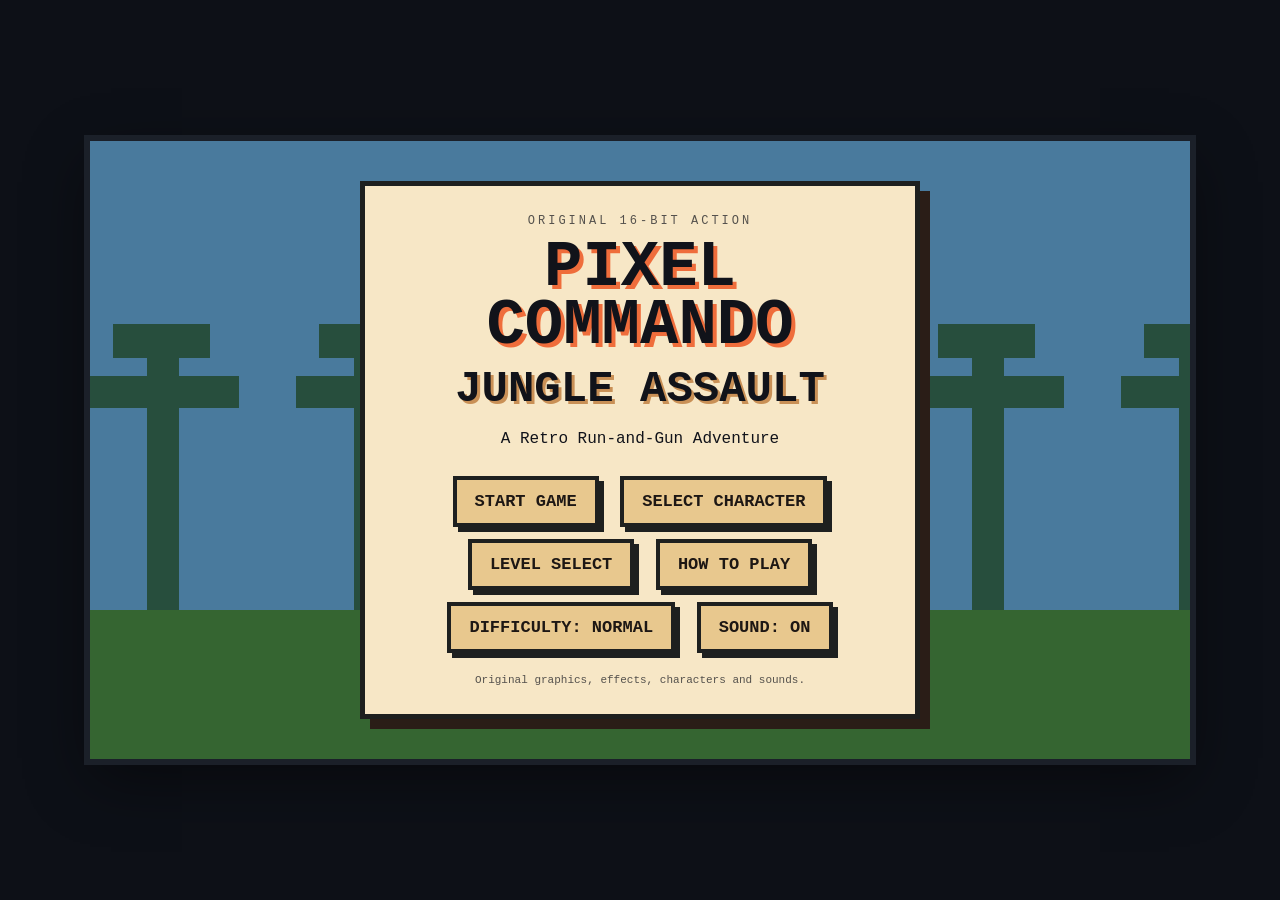
<file: pixel-commando/index.html>
<!DOCTYPE html>
<html lang="en">
<head>
  <meta charset="UTF-8">
  <meta name="viewport" content="width=device-width, initial-scale=1.0, maximum-scale=1.0, user-scalable=no">
  <title>Pixel Commando: Jungle Assault</title>
  <link rel="stylesheet" href="style.css">
</head>
<body>
  <div id="app" class="game-shell">
    <canvas id="gameCanvas" width="960" height="540"></canvas>

    <div id="hud" class="hud hidden">
      <div class="hud-top">
        <div class="hud-box">SCORE <span id="scoreVal">000000</span></div>
        <div class="hud-box">LIVES <span id="livesVal">3</span></div>
        <div class="hud-box hp-box">HP <span id="hpVal">██████████</span></div>
        <div class="hud-box">WEAPON <span id="weaponVal">BLASTER</span></div><div class="hud-box">FUEL <span id="fuelVal">100%</span></div><div class="hud-box">GRIP <span id="gripVal">100%</span></div><div class="hud-box">DMG <span id="damageVal">0%</span></div>
        <div class="hud-box">AMMO <span id="ammoVal">30</span></div>
      </div>
      <div class="hud-bottom">
        <div class="hud-box">LEVEL <span id="levelVal">1-1</span></div>
        <div class="hud-box">COMBO <span id="comboVal">×1</span></div>
        <div class="boss-wrap hidden" id="bossHud">
          <span id="bossName">BOSS</span>
          <div class="boss-bar"><div id="bossBarFill"></div></div>
        </div>
      </div>
    </div>

    <div id="menu" class="screen active">
      <div class="panel title-panel">
        <div class="eyebrow">ORIGINAL 16-BIT ACTION</div>
        <h1>PIXEL COMMANDO</h1>
        <h2>JUNGLE ASSAULT</h2>
        <p class="subtitle">A Retro Run-and-Gun Adventure</p>
        <button id="startBtn">START GAME</button>
        <button id="charBtn">SELECT CHARACTER</button>
        <button id="levelBtn">LEVEL SELECT</button>
        <button id="howBtn">HOW TO PLAY</button>
        <button id="diffBtn">DIFFICULTY: NORMAL</button>
        <button id="soundBtn">SOUND: ON</button>
        <div class="tiny">Original graphics, effects, characters and sounds.</div>
      </div>
    </div>

    <div id="characterScreen" class="screen hidden">
      <div class="panel wide">
        <h2>CHARACTER SELECT</h2>
        <div id="characterCards" class="card-grid"></div>
        <button id="charBackBtn">BACK</button>
      </div>
    </div>

    <div id="levelScreen" class="screen hidden">
      <div class="panel wide">
        <h2>LEVEL SELECT</h2>
        <div id="levelCards" class="card-grid"></div>
        <button id="levelBackBtn">BACK</button>
      </div>
    </div>

    <div id="howScreen" class="screen hidden">
      <div class="panel">
        <h2>HOW TO PLAY</h2>
        <p><b>MOVE:</b> A / D or ← / →</p>
        <p><b>AIM:</b> W / S or ↑ / ↓</p>
        <p><b>JUMP:</b> Space</p>
        <p><b>SHOOT:</b> J or Z</p>
        <p><b>GRENADE:</b> K or X</p>
        <p><b>PAUSE:</b> P</p>
        <p>Use diagonal aim while moving and jumping. Stomp nothing—shoot everything.</p>
        <p>Activate checkpoints. Grab ammo, health, power cells and weapon drops.</p>
        <button id="howBackBtn">BACK</button>
      </div>
    </div>

    <div id="pauseScreen" class="screen hidden">
      <div class="panel">
        <h2>PAUSED</h2>
        <p>Press P or Resume to continue.</p>
        <button id="resumeBtn">RESUME</button>
        <button id="restartBtn">RESTART LEVEL</button>
        <button id="pauseMenuBtn">MAIN MENU</button>
      </div>
    </div>

    <div id="gameOverScreen" class="screen hidden">
      <div class="panel">
        <h2>GAME OVER</h2>
        <p id="gameOverText"></p>
        <button id="overRetryBtn">RETRY</button>
        <button id="overMenuBtn">MAIN MENU</button>
      </div>
    </div>

    <div id="completeScreen" class="screen hidden">
      <div class="panel">
        <h2>LEVEL COMPLETE!</h2>
        <p id="completeText"></p>
        <button id="nextLevelBtn">NEXT LEVEL</button>
        <button id="completeRetryBtn">REPLAY</button>
        <button id="completeMenuBtn">MAIN MENU</button>
      </div>
    </div>

    <div id="pitScreen" class="screen hidden">
      <div class="panel">
        <h2>PIT STOP</h2>
        <p id="pitText">Service the commando transport before the next push.</p>
        <button id="pitRefuelBtn">REFUEL — 2 SEC</button>
        <button id="pitGripBtn">RESTORE GRIP — 2 SEC</button>
        <button id="pitRepairBtn">REPAIR — 2 SEC</button>
        <button id="pitContinueBtn">CONTINUE</button>
      </div>
    </div>

    <div id="victoryScreen" class="screen hidden">
      <div class="panel">
        <h2>FINAL VICTORY!</h2>
        <p>You cleared every battlefield and destroyed the Titan Core.</p>
        <p id="victoryText"></p>
        <button id="victoryReplayBtn">PLAY AGAIN</button>
        <button id="victoryMenuBtn">MAIN MENU</button>
      </div>
    </div>

    <div id="touchControls" class="touch-ui hidden">
      <div class="touch-cluster left-cluster">
        <button class="touch-btn" data-key="left">◀</button>
        <button class="touch-btn" data-key="right">▶</button>
      </div>
      <div class="touch-cluster mid-cluster">
        <button class="touch-btn small" data-key="down">C</button>
      </div>
      <div class="touch-cluster action-cluster">
        <button class="touch-btn" data-key="jump">JUMP</button>
        <button class="touch-btn" data-key="shoot">FIRE</button>
        <button class="touch-btn" data-key="grenade">GRENADE</button>
      </div>
    </div>
  </div>
  <script src="script.js"></script>
</body>
</html>
</file>
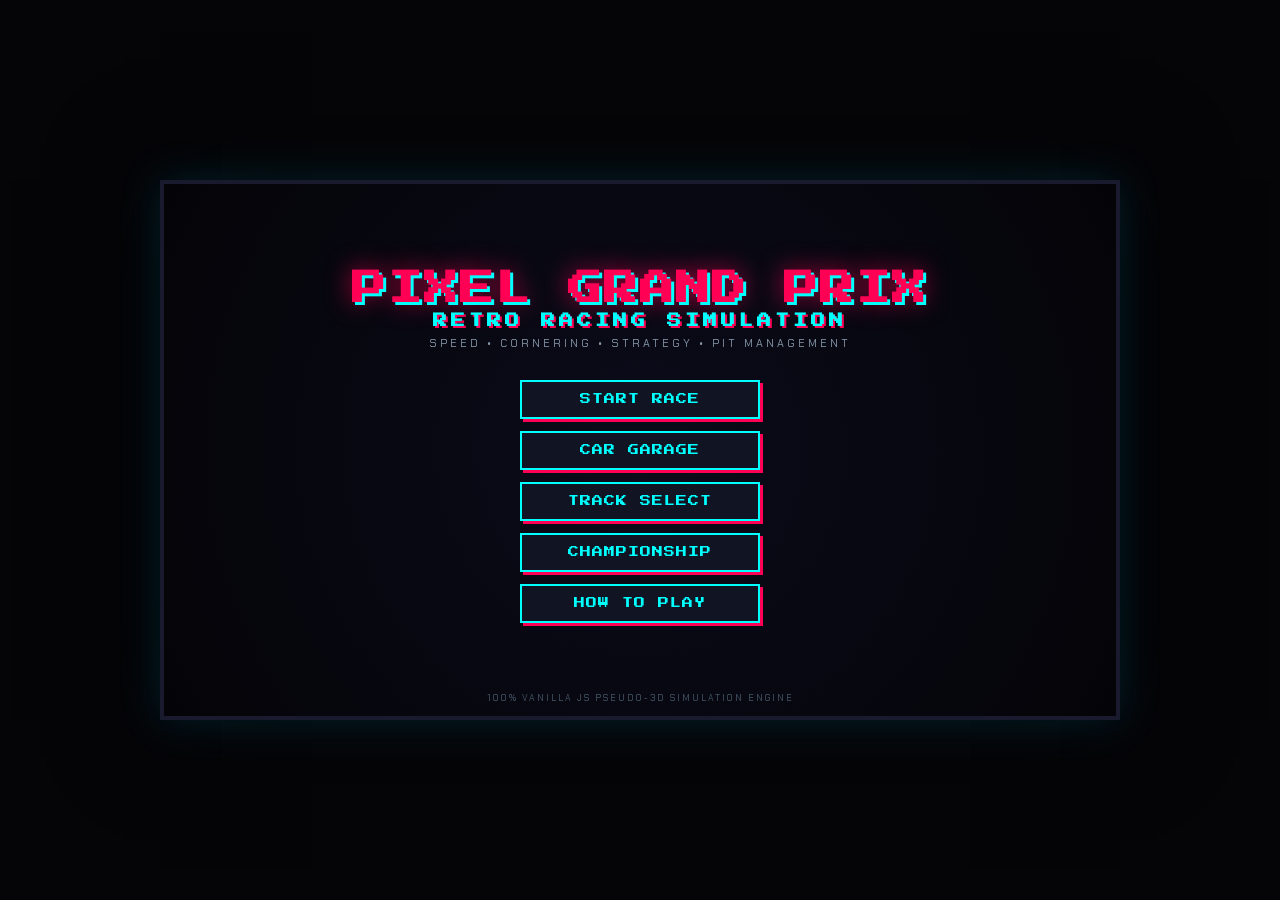
<file: pixel-grand-prix/index.html>
<!DOCTYPE html>
<html lang="en">
<head>
  <meta charset="UTF-8">
  <meta name="viewport" content="width=device-width, initial-scale=1.0, maximum-scale=1.0, user-scalable=no">
  <title>Pixel Grand Prix - Retro Racing Simulation</title>
  <link rel="stylesheet" href="style.css">
</head>
<body>
  <div id="game-container">
    <!-- Main 3D Canvas -->
    <canvas id="gameCanvas" width="960" height="540"></canvas>

    <!-- CRT Scanline Overlay -->
    <div class="crt-overlay"></div>

    <!-- UI: HUD Layer -->
    <div id="hud-layer" class="screen-overlay hidden">
      <!-- Top Status Bar -->
      <div class="hud-top">
        <div class="hud-card">
          <span class="hud-label">POS</span>
          <span id="hud-pos" class="hud-val gold">1/6</span>
        </div>
        <div class="hud-card">
          <span class="hud-label">LAP</span>
          <span id="hud-lap" class="hud-val">1/3</span>
        </div>
        <div class="hud-card">
          <span class="hud-label">TIME</span>
          <span id="hud-time" class="hud-val">00:00.000</span>
        </div>
        <div class="hud-card">
          <span class="hud-label">BEST</span>
          <span id="hud-best-lap" class="hud-val">--:--.---</span>
        </div>
      </div>

      <!-- Tactical Feedback Alerts -->
      <div id="hud-alerts">
        <div id="hud-draft-banner" class="tactical-banner hidden">⚡ SLIPSTREAM DRAFTING +15%</div>
        <div id="hud-technique-banner" class="tactical-banner green hidden">CLEAN APEX +300</div>
        <div id="hud-warning-banner" class="tactical-banner red hidden">⚠️ LOW FUEL - PIT NOW</div>
      </div>

      <!-- Minimap Radar -->
      <div class="minimap-container">
        <canvas id="minimapCanvas" width="130" height="130"></canvas>
      </div>

      <!-- Bottom Status Bar -->
      <div class="hud-bottom">
        <div class="telemetry-box">
          <div class="tele-row">
            <span class="tele-label">FUEL</span>
            <div class="bar-frame"><div id="hud-fuel-bar" class="bar-fill blue" style="width: 100%;"></div></div>
            <span id="hud-fuel-text" class="tele-num">100%</span>
          </div>
          <div class="tele-row">
            <span class="tele-label">GRIP</span>
            <div class="bar-frame"><div id="hud-grip-bar" class="bar-fill green" style="width: 100%;"></div></div>
            <span id="hud-grip-text" class="tele-num">100%</span>
          </div>
          <div class="tele-row">
            <span class="tele-label">DMG</span>
            <div class="bar-frame"><div id="hud-dmg-bar" class="bar-fill red" style="width: 0%;"></div></div>
            <span id="hud-dmg-text" class="tele-num">0%</span>
          </div>
        </div>

        <!-- Speedometer & Tachometer -->
        <div class="speedo-box">
          <div class="speed-main">
            <span id="hud-speed" class="speed-digit">0</span>
            <span class="speed-unit">KM/H</span>
          </div>
          <div class="gear-display">GEAR <span id="hud-gear">1</span></div>
          <div class="rpm-bar-container">
            <div id="hud-rpm-bar" class="rpm-fill"></div>
          </div>
        </div>
      </div>
    </div>

    <!-- UI: Countdown Overlay -->
    <div id="countdown-overlay" class="center-banner hidden">
      <div id="countdown-text" class="countdown-pop">3</div>
    </div>

    <!-- UI: Pit Stop Modal -->
    <div id="screen-pit" class="screen-layer hidden">
      <div class="modal-box pit-box">
        <h2 class="neon-title cyan">⚡ PIT LANE SERVICE ⚡</h2>
        <p class="sub-text">Pneumatic jacks engaged. Select priority service:</p>
        <div class="pit-actions">
          <button class="menu-btn" id="btn-pit-refuel">⛽ REFUEL TANK (+100%)</button>
          <button class="menu-btn" id="btn-pit-tires">🏎️ FRESH TIRES (GRIP 100%)</button>
          <button class="menu-btn" id="btn-pit-repair">🔧 REPAIR CHASSIS (DMG 0%)</button>
          <button class="menu-btn gold-btn" id="btn-pit-all">⚡ FULL PIT SERVICE (ALL)</button>
        </div>
        <div id="pit-timer-bar" class="pit-progress hidden"><div id="pit-progress-fill"></div></div>
      </div>
    </div>

    <!-- UI: Main Menu -->
    <div id="screen-main" class="screen-layer">
      <div class="title-container">
        <h1 class="main-title">PIXEL GRAND PRIX</h1>
        <h3 class="subtitle">RETRO RACING SIMULATION</h3>
        <p class="tagline">SPEED • CORNERING • STRATEGY • PIT MANAGEMENT</p>
      </div>
      <div class="menu-list">
        <button class="menu-btn" id="btn-quick-race">START RACE</button>
        <button class="menu-btn" id="btn-garage">CAR GARAGE</button>
        <button class="menu-btn" id="btn-track-select">TRACK SELECT</button>
        <button class="menu-btn" id="btn-championship">CHAMPIONSHIP</button>
        <button class="menu-btn" id="btn-how-to">HOW TO PLAY</button>
      </div>
      <div class="footer-credit">100% VANILLA JS PSEUDO-3D SIMULATION ENGINE</div>
    </div>

    <!-- UI: Garage Screen -->
    <div id="screen-garage" class="screen-layer hidden">
      <h2 class="neon-title">COMMISSION GARAGE</h2>
      <div class="garage-viewport">
        <div class="car-carousel">
          <button class="arrow-btn" id="btn-prev-car">◀</button>
          <div class="car-preview-display">
            <canvas id="carPreviewCanvas" width="280" height="150"></canvas>
            <h3 id="garage-car-name" class="car-title">Pixel GT</h3>
            <span id="garage-car-class" class="car-tag">BALANCED RACER</span>
          </div>
          <button class="arrow-btn" id="btn-next-car">▶</button>
        </div>
        <div class="specs-grid">
          <div class="spec-row"><span>TOP SPEED</span><div class="bar-frame"><div id="stat-speed" class="bar-fill orange"></div></div></div>
          <div class="spec-row"><span>ACCELERATION</span><div class="bar-frame"><div id="stat-accel" class="bar-fill orange"></div></div></div>
          <div class="spec-row"><span>HANDLING</span><div class="bar-frame"><div id="stat-handling" class="bar-fill orange"></div></div></div>
          <div class="spec-row"><span>BRAKING</span><div class="bar-frame"><div id="stat-braking" class="bar-fill orange"></div></div></div>
          <div class="spec-row"><span>TIRE GRIP</span><div class="bar-frame"><div id="stat-grip" class="bar-fill orange"></div></div></div>
          <div class="spec-row"><span>FUEL TANK</span><div class="bar-frame"><div id="stat-fuel" class="bar-fill orange"></div></div></div>
        </div>
      </div>
      <div class="button-row">
        <button class="menu-btn gold-btn" id="btn-confirm-car">SELECT MACHINE</button>
        <button class="menu-btn" id="btn-garage-back">BACK</button>
      </div>
    </div>

    <!-- UI: Track Selection Screen -->
    <div id="screen-tracks" class="screen-layer hidden">
      <h2 class="neon-title">GRAND PRIX CIRCUITS</h2>
      <div class="track-grid">
        <div class="track-card active" data-track="0">
          <h3>SUNSET CIRCUIT</h3>
          <p>Wide sweeping curves through coastal palms.</p>
          <span class="track-meta">LAPS: 3 | DIFFICULTY: EASY</span>
        </div>
        <div class="track-card" data-track="1">
          <h3>MOUNTAIN RUN</h3>
          <p>Severe elevation drops & hairpin switchbacks.</p>
          <span class="track-meta">LAPS: 3 | DIFFICULTY: HARD</span>
        </div>
        <div class="track-card" data-track="2">
          <h3>NEON CITY</h3>
          <p>Technical 90° night turns under skyscraper lights.</p>
          <span class="track-meta">LAPS: 4 | DIFFICULTY: MEDIUM</span>
        </div>
        <div class="track-card" data-track="3">
          <h3>DESERT RALLY</h3>
          <p>Long high-speed sand straights with loose traction.</p>
          <span class="track-meta">LAPS: 3 | DIFFICULTY: MEDIUM</span>
        </div>
        <div class="track-card" data-track="4">
          <h3>GRAND PRIX CIRCUIT</h3>
          <p>Full GP championship course with technical chicanes.</p>
          <span class="track-meta">LAPS: 5 | DIFFICULTY: EXPERT</span>
        </div>
      </div>
      <div class="button-row">
        <button class="menu-btn gold-btn" id="btn-start-selected-track">ENTER RACE</button>
        <button class="menu-btn" id="btn-tracks-back">BACK</button>
      </div>
    </div>

    <!-- UI: Championship Standings Screen -->
    <div id="screen-championship" class="screen-layer hidden">
      <h2 class="neon-title gold">🏆 WORLD CHAMPIONSHIP STANDINGS</h2>
      <div class="standings-box">
        <table class="standings-table">
          <thead>
            <tr><th>POS</th><th>DRIVER</th><th>MACHINE</th><th>PTS</th></tr>
          </thead>
          <tbody id="championship-table-body">
            <!-- Dynamically populated -->
          </tbody>
        </table>
      </div>
      <div class="button-row">
        <button class="menu-btn gold-btn" id="btn-champ-next">NEXT ROUND</button>
        <button class="menu-btn" id="btn-champ-quit">ABORT TOUR</button>
      </div>
    </div>

    <!-- UI: How To Play -->
    <div id="screen-how-to" class="screen-layer hidden">
      <h2 class="neon-title">TACTICAL DRIVING BRIEFING</h2>
      <div class="manual-columns">
        <div class="manual-col">
          <h3>CONTROLS</h3>
          <p><strong>W / ▲:</strong> Throttle / Accelerate</p>
          <p><strong>S / ▼:</strong> Brake / Reverse</p>
          <p><strong>A / D or ◀ / ▶:</strong> Steering Precision</p>
          <p><strong>SPACE:</strong> Handbrake Drift</p>
          <p><strong>P:</strong> Pause Engine | <strong>R:</strong> Quick Reset</p>
        </div>
        <div class="manual-col">
          <h3>SIMULATION STRATEGY</h3>
          <p>• <strong>Apex Cornering:</strong> Brake before turns. Corner scrub reduces speed.</p>
          <p>• <strong>Slipstream (Drafting):</strong> Follow within 0.5s of an opponent for a +15% top-speed draft.</p>
          <p>• <strong>Grip Management:</strong> Aggressive drifting wears tires down. Low grip reduces cornering power.</p>
          <p>• <strong>Pit Lane Strategy:</strong> Pull into the right apron near the start/finish straight to refuel and restore tires.</p>
        </div>
      </div>
      <button class="menu-btn" id="btn-how-back">RETURN</button>
    </div>

    <!-- UI: Pause Screen -->
    <div id="screen-pause" class="screen-layer hidden">
      <h2 class="neon-title cyan">RACE PAUSED</h2>
      <div class="menu-list">
        <button class="menu-btn" id="btn-resume">RESUME RACE</button>
        <button class="menu-btn" id="btn-restart">RESTART</button>
        <button class="menu-btn" id="btn-quit-race">ABORT TO MENU</button>
      </div>
    </div>

    <!-- UI: Results Screen -->
    <div id="screen-results" class="screen-layer hidden">
      <h2 class="neon-title" id="results-headline">RACE COMPLETE</h2>
      <div class="results-card">
        <div class="results-stat-row"><span>FINAL POSITION:</span><span id="res-pos" class="gold">1ST</span></div>
        <div class="results-stat-row"><span>TOTAL TIME:</span><span id="res-time">02:14.821</span></div>
        <div class="results-stat-row"><span>BEST LAP:</span><span id="res-best">00:44.210</span></div>
        <div class="results-stat-row"><span>OVERTAKES:</span><span id="res-overtakes">7</span></div>
        <div class="results-stat-row"><span>FUEL REMAINING:</span><span id="res-fuel">48%</span></div>
        <div class="results-stat-row"><span>BODY DAMAGE:</span><span id="res-dmg">12%</span></div>
        <div class="results-stat-row gold-highlight"><span>RACE POINTS:</span><span id="res-points">+25 PTS</span></div>
      </div>
      <div class="button-row">
        <button class="menu-btn gold-btn" id="btn-res-next">CONTINUE</button>
        <button class="menu-btn" id="btn-res-retry">RETRY RACE</button>
        <button class="menu-btn" id="btn-res-menu">MAIN MENU</button>
      </div>
    </div>

    <!-- Virtual Touch Controls for Mobile/Tablet -->
    <div id="touch-controls" class="touch-layer">
      <div class="touch-cluster-left">
        <button class="touch-btn" id="t-left">◀</button>
        <button class="touch-btn" id="t-right">▶</button>
      </div>
      <div class="touch-cluster-right">
        <button class="touch-btn touch-hb" id="t-hb">HANDBRAKE</button>
        <div class="touch-pedals">
          <button class="touch-btn touch-brake" id="t-brake">BRAKE</button>
          <button class="touch-btn touch-gas" id="t-gas">GAS</button>
        </div>
      </div>
    </div>
  </div>

  <script src="script.js"></script>
</body>
</html>
</file>
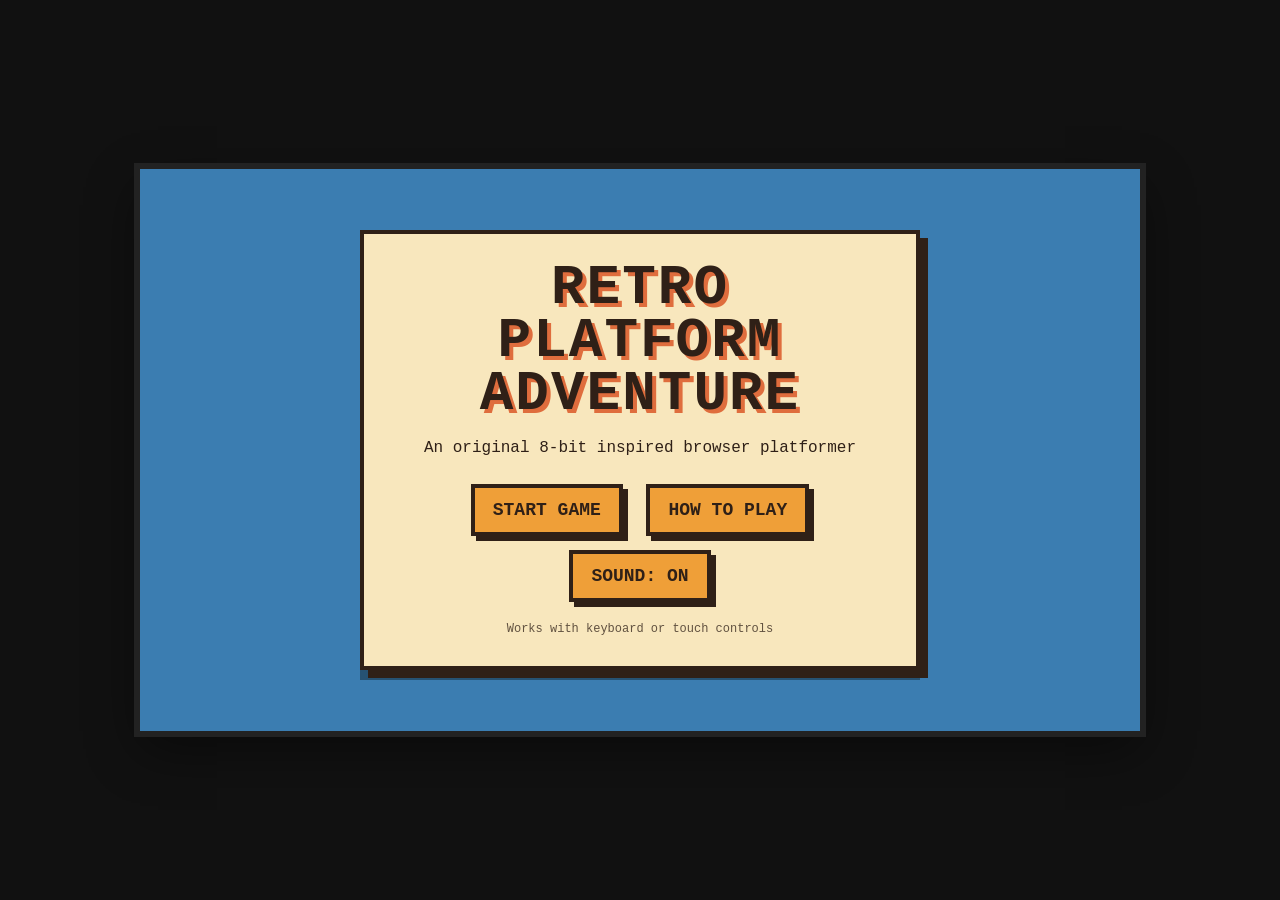
<file: Super Mario Bros/index.html>
<!DOCTYPE html>
<html lang="en">
<head>
  <meta charset="UTF-8">
  <meta name="viewport" content="width=device-width, initial-scale=1.0, maximum-scale=1.0, user-scalable=no">
  <title>Retro Platform Adventure</title>
  <link rel="stylesheet" href="style.css">
</head>
<body>
  <main class="game-shell">
    <canvas id="gameCanvas" aria-label="Retro Platform Adventure game"></canvas>

    <div id="menuScreen" class="overlay active">
      <div class="panel">
        <div class="pixel-title">RETRO PLATFORM<br>ADVENTURE</div>
        <p class="subtitle">An original 8-bit inspired browser platformer</p>
        <button id="startBtn">START GAME</button>
        <button id="howBtn">HOW TO PLAY</button>
        <button id="soundBtn">SOUND: ON</button>
        <p class="hint">Works with keyboard or touch controls</p>
      </div>
    </div>

    <div id="howScreen" class="overlay">
      <div class="panel compact">
        <h2>HOW TO PLAY</h2>
        <p><b>Move:</b> ← / → or A / D</p>
        <p><b>Jump:</b> Space / W / ↑</p>
        <p><b>Pause:</b> P</p>
        <p><b>Restart:</b> R</p>
        <p>Collect coins, stomp enemies, grab power-ups and reach the flag.</p>
        <p>Three levels get progressively harder. You have 3 lives.</p>
        <button id="backBtn">BACK</button>
      </div>
    </div>

    <div id="pauseScreen" class="overlay">
      <div class="panel compact">
        <h2>PAUSED</h2>
        <p>Press P or tap Resume to continue.</p>
        <button id="resumeBtn">RESUME</button>
        <button id="pauseRestartBtn">RESTART</button>
      </div>
    </div>

    <div id="completeScreen" class="overlay">
      <div class="panel compact">
        <h2 id="completeTitle">LEVEL COMPLETE!</h2>
        <p id="completeStats"></p>
        <button id="nextBtn">NEXT LEVEL</button>
      </div>
    </div>

    <div id="gameOverScreen" class="overlay">
      <div class="panel compact">
        <h2>GAME OVER</h2>
        <p id="gameOverStats"></p>
        <button id="gameOverRestartBtn">RESTART GAME</button>
        <button id="gameOverMenuBtn">MAIN MENU</button>
      </div>
    </div>

    <div id="victoryScreen" class="overlay">
      <div class="panel compact">
        <h2>YOU WIN!</h2>
        <p id="victoryStats"></p>
        <p>All three stages conquered!</p>
        <button id="victoryRestartBtn">PLAY AGAIN</button>
        <button id="victoryMenuBtn">MAIN MENU</button>
      </div>
    </div>

    <div id="touchControls" aria-hidden="true">
      <div class="touch-left-right">
        <button class="touch-btn" data-control="left">◀</button>
        <button class="touch-btn" data-control="right">▶</button>
      </div>
      <button class="touch-btn jump-btn" data-control="jump">JUMP</button>
    </div>
  </main>

  <script src="game.js"></script>
</body>
</html>
</file>
<file: style.css>
/* ==========================================================================
   1. RETRO PALETTE & TYPOGRAPHY TOKENS
   ========================================================================== */
:root {
  --font-arcade: 'Press Start 2P', monospace;
  --font-terminal: 'VT323', monospace;
  --font-hud: 'Chakra Petch', sans-serif;

  /* Synthwave / 80s Neon Palette */
  --bg-deep: #070014;
  --bg-cabinet: #100524;
  --bg-card: rgba(22, 9, 46, 0.82);

  --neon-pink: #ff007f;
  --neon-cyan: #00f0ff;
  --neon-purple: #9d00ff;
  --neon-yellow: #ffe600;
  --neon-green: #39ff14;

  --glow-pink: 0 0 12px rgba(255, 0, 127, 0.7);
  --glow-cyan: 0 0 12px rgba(0, 240, 255, 0.7);
  --glow-yellow: 0 0 14px rgba(255, 230, 0, 0.7);

  --pixel-border: 2px solid var(--neon-cyan);
}

/* ==========================================================================
   2. RESET & BASE
   ========================================================================== */
*, *::before, *::after {
  box-sizing: border-box;
  margin: 0;
  padding: 0;
}

body {
  background-color: var(--bg-deep);
  color: #fff;
  font-family: var(--font-hud);
  min-height: 100vh;
  overflow-x: hidden;
  position: relative;
  letter-spacing: 0.05em;
  -webkit-font-smoothing: pixelated;
}

body.modal-open {
  overflow: hidden;
}

.container {
  width: min(1320px, 94%);
  margin-inline: auto;
}

/* ==========================================================================
   3. ANIMATED 3D SYNTHWAVE HORIZON & GRID BACKGROUND
   ========================================================================== */
.synthwave-stage {
  position: fixed;
  inset: 0;
  z-index: 0;
  pointer-events: none;
  overflow: hidden;
  background: radial-gradient(circle at 50% 30%, #300247 0%, #070014 85%);
}

.retro-sun {
  position: absolute;
  top: 15%;
  left: 50%;
  transform: translateX(-50%);
  width: 320px;
  height: 320px;
  border-radius: 50%;
  background: linear-gradient(180deg, #ff007f 0%, #ffe600 65%, #070014 100%);
  box-shadow: 0 0 80px rgba(255, 0, 127, 0.8), 0 0 140px rgba(255, 230, 0, 0.4);
  mask-image: linear-gradient(to bottom, black 50%, transparent 50%, black 55%, transparent 55%, black 62%, transparent 62%, black 72%, transparent 72%, black 85%, transparent 85%, black 100%);
  -webkit-mask-image: linear-gradient(to bottom, black 50%, transparent 50%, black 55%, transparent 55%, black 62%, transparent 62%, black 72%, transparent 72%, black 85%, transparent 85%, black 100%);
}

.retro-horizon {
  position: absolute;
  bottom: 45vh;
  left: 0;
  right: 0;
  height: 2px;
  background: var(--neon-cyan);
  box-shadow: 0 0 25px var(--neon-cyan);
}

.retro-grid {
  position: absolute;
  bottom: 0;
  left: -50%;
  width: 200%;
  height: 48vh;
  background-image: 
    linear-gradient(to right, rgba(0, 240, 255, 0.25) 2px, transparent 2px),
    linear-gradient(to bottom, rgba(255, 0, 127, 0.3) 2px, transparent 2px);
  background-size: 60px 40px;
  transform: perspective(350px) rotateX(65deg);
  animation: gridScroll 1.4s linear infinite;
}

@keyframes gridScroll {
  0% { background-position: 0 0; }
  100% { background-position: 0 40px; }
}

/* ==========================================================================
   4. CRT SCREEN SCANLINE OVERLAY EFFECT
   ========================================================================== */
.crt-overlay {
  position: fixed;
  inset: 0;
  z-index: 9998;
  pointer-events: none;
  background: linear-gradient(rgba(18, 16, 16, 0) 50%, rgba(0, 0, 0, 0.35) 50%), 
              radial-gradient(circle at center, transparent 65%, rgba(0, 0, 0, 0.75) 100%);
  background-size: 100% 4px, 100% 100%;
  opacity: 0.85;
}

body:not(.crt-active) .crt-overlay {
  display: none;
}

/* Flicker animation on the whole body when CRT is active */
body.crt-active::after {
  content: "";
  position: fixed;
  inset: 0;
  background: rgba(18, 16, 16, 0.05);
  opacity: 0;
  z-index: 9999;
  pointer-events: none;
  animation: crtFlicker 0.15s infinite;
}

@keyframes crtFlicker {
  0% { opacity: 0.03; }
  50% { opacity: 0.09; }
  100% { opacity: 0.02; }
}

/* ==========================================================================
   5. TICKER & MARQUEE
   ========================================================================== */
.retro-marquee-strip {
  position: relative;
  z-index: 10;
  background: #000;
  border-bottom: 2px solid var(--neon-pink);
  overflow: hidden;
  font-family: var(--font-arcade);
  font-size: 0.65rem;
  color: var(--neon-yellow);
  padding: 0.4rem 0;
  text-shadow: var(--glow-yellow);
}

.marquee-track {
  display: flex;
  width: max-content;
  gap: 2rem;
  animation: marqueeRoll 25s linear infinite;
}

@keyframes marqueeRoll {
  to { transform: translateX(-50%); }
}

/* ==========================================================================
   6. HEADER & RETRO BRAND
   ========================================================================== */
.arcade-header {
  position: relative;
  z-index: 10;
  padding: 2.5rem 0 1.5rem;
}

.header-inner {
  display: flex;
  justify-content: space-between;
  align-items: center;
  flex-wrap: wrap;
  gap: 1.5rem;
}

.coin-cue {
  font-family: var(--font-arcade);
  font-size: 0.65rem;
  color: var(--neon-green);
  letter-spacing: 0.1em;
  margin-bottom: 0.5rem;
}

.blink {
  animation: blinkFast 0.8s infinite steps(1);
}

@keyframes blinkFast {
  50% { opacity: 0; }
}

/* RGB Glitch Header Text */
.arcade-title {
  font-family: var(--font-arcade);
  font-size: clamp(1.8rem, 4.5vw, 3rem);
  color: #fff;
  text-transform: uppercase;
  text-shadow: 
    3px 3px 0 var(--neon-pink), 
    -3px -3px 0 var(--neon-cyan), 
    0 0 25px var(--neon-cyan);
  position: relative;
  display: inline-block;
}

.arcade-title::before, .arcade-title::after {
  content: attr(data-text);
  position: absolute;
  inset: 0;
  clip: rect(0, 0, 0, 0);
}

.arcade-title:hover::before {
  left: -2px;
  text-shadow: -2px 0 var(--neon-pink);
  animation: glitch-anim-1 0.4s infinite linear alternate-reverse;
}

.arcade-title:hover::after {
  left: 2px;
  text-shadow: 2px 0 var(--neon-cyan);
  animation: glitch-anim-2 0.4s infinite linear alternate-reverse;
}

@keyframes glitch-anim-1 {
  0% { clip: rect(10px, 9999px, 34px, 0); }
  50% { clip: rect(60px, 9999px, 85px, 0); }
  100% { clip: rect(25px, 9999px, 50px, 0); }
}

@keyframes glitch-anim-2 {
  0% { clip: rect(70px, 9999px, 90px, 0); }
  50% { clip: rect(15px, 9999px, 35px, 0); }
  100% { clip: rect(45px, 9999px, 60px, 0); }
}

.cabinet-sub {
  font-family: var(--font-terminal);
  font-size: 1.25rem;
  color: var(--neon-cyan);
  margin-top: 0.4rem;
  text-shadow: 0 0 8px var(--neon-cyan);
}

/* Quick Control Toggles */
.arcade-quick-controls {
  display: flex;
  align-items: center;
  gap: 0.8rem;
  flex-wrap: wrap;
}

.retro-toggle-btn {
  background: #000;
  border: 2px solid #54627d;
  color: #a8b8d0;
  font-family: var(--font-arcade);
  font-size: 0.6rem;
  padding: 0.65rem 0.9rem;
  cursor: pointer;
  display: inline-flex;
  align-items: center;
  gap: 0.5rem;
  transition: all 0.2s ease;
  box-shadow: 4px 4px 0 #000;
}

.retro-toggle-btn:hover {
  transform: translate(-2px, -2px);
  box-shadow: 6px 6px 0 var(--neon-pink);
  border-color: var(--neon-pink);
  color: #fff;
}

.retro-toggle-btn.active {
  border-color: var(--neon-green);
  color: var(--neon-green);
  box-shadow: 0 0 10px rgba(57, 255, 20, 0.4);
}

.btn-led {
  width: 8px;
  height: 8px;
  border-radius: 50%;
  background: #444;
}

.retro-toggle-btn.active .btn-led {
  background: var(--neon-green);
  box-shadow: 0 0 8px var(--neon-green);
}

.status-counter-box {
  background: #000;
  border: 2px solid var(--neon-yellow);
  padding: 0.45rem 0.8rem;
  display: flex;
  flex-direction: column;
  align-items: center;
  box-shadow: var(--glow-yellow);
}

.stat-tag {
  font-family: var(--font-terminal);
  font-size: 0.85rem;
  color: var(--neon-yellow);
}

.stat-number {
  font-family: var(--font-arcade);
  font-size: 1rem;
  color: #fff;
}

/* ==========================================================================
   7. CONTROLS (TERMINAL SEARCH & CATEGORIES)
   ========================================================================== */
.controls-section {
  position: relative;
  z-index: 10;
  margin-top: 1.5rem;
  display: flex;
  flex-direction: column;
  gap: 1.25rem;
}

.search-terminal {
  position: relative;
  background: rgba(0, 0, 0, 0.85);
  border: 2px solid var(--neon-cyan);
  box-shadow: 0 0 15px rgba(0, 240, 255, 0.3), inset 0 0 10px rgba(0, 240, 255, 0.1);
  display: flex;
  align-items: center;
  padding: 0.3rem 1rem;
  max-width: 680px;
}

.terminal-prompt {
  font-family: var(--font-arcade);
  font-size: 0.8rem;
  color: var(--neon-pink);
  margin-right: 0.8rem;
  user-select: none;
}

.retro-search-input {
  background: transparent;
  border: none;
  color: var(--neon-cyan);
  font-family: var(--font-terminal);
  font-size: 1.6rem;
  letter-spacing: 0.08em;
  width: 100%;
  outline: none;
}

.retro-search-input::placeholder {
  color: rgba(0, 240, 255, 0.4);
}

.terminal-clear {
  background: none;
  border: none;
  color: var(--neon-pink);
  font-family: var(--font-arcade);
  font-size: 1.2rem;
  cursor: pointer;
}

/* Category Filter Badges */
.category-filters {
  display: flex;
  flex-wrap: wrap;
  gap: 0.7rem;
}

.filter-btn {
  background: #0d041e;
  border: 2px solid #372061;
  color: #b7a4db;
  font-family: var(--font-arcade);
  font-size: 0.6rem;
  padding: 0.65rem 1rem;
  cursor: pointer;
  position: relative;
  transition: all 0.2s cubic-bezier(0.1, 0.9, 0.2, 1);
  box-shadow: 3px 3px 0 #000;
}

.filter-btn:hover {
  border-color: var(--neon-cyan);
  color: var(--neon-cyan);
  transform: translateY(-2px);
  box-shadow: 4px 4px 0 var(--neon-pink);
}

.filter-btn.active {
  background: var(--neon-cyan);
  color: #000;
  border-color: #fff;
  box-shadow: 0 0 20px var(--neon-cyan), 4px 4px 0 var(--neon-pink);
  font-weight: bold;
}

/* ==========================================================================
   8. GAME CARDS & NEON ARCADE CABINETS
   ========================================================================== */
.main-content {
  position: relative;
  z-index: 10;
  padding: 2rem 0 5rem;
}

.games-grid {
  display: grid;
  grid-template-columns: repeat(auto-fill, minmax(320px, 1fr));
  gap: 2rem;
}

.arcade-card {
  background: var(--bg-card);
  border: 2px solid #4a1f87;
  border-radius: 4px;
  display: flex;
  flex-direction: column;
  position: relative;
  overflow: hidden;
  box-shadow: 0 10px 25px rgba(0, 0, 0, 0.8), 0 0 12px rgba(157, 0, 255, 0.2);
  transition: transform 0.3s cubic-bezier(0.1, 0.8, 0.2, 1), border-color 0.3s ease, box-shadow 0.3s ease;
}

/* Cabinet Corner Accents */
.arcade-card::before {
  content: "";
  position: absolute;
  top: 0; left: 0; right: 0;
  height: 4px;
  background: linear-gradient(90deg, var(--neon-pink), var(--neon-cyan), var(--neon-yellow));
  z-index: 2;
}

.arcade-card:hover {
  transform: translateY(-8px) scale(1.02);
  border-color: var(--neon-cyan);
  box-shadow: 0 16px 35px rgba(0, 0, 0, 0.9), 0 0 30px rgba(0, 240, 255, 0.5), 0 0 50px rgba(255, 0, 127, 0.3);
}

/* Card Visual Header */
.card-screen-wrap {
  position: relative;
  width: 100%;
  aspect-ratio: 16 / 9;
  background: #000;
  overflow: hidden;
  border-bottom: 2px solid #372061;
}

.card-thumbnail {
  width: 100%;
  height: 100%;
  object-fit: cover;
  transition: transform 0.4s ease, filter 0.4s ease;
}

.arcade-card:hover .card-thumbnail {
  transform: scale(1.08);
  filter: contrast(1.15) brightness(1.1);
}

/* Scan Bar Sweeper on Hover */
.card-screen-wrap::after {
  content: "";
  position: absolute;
  inset: 0;
  background: linear-gradient(180deg, transparent 0%, rgba(0, 240, 255, 0.25) 50%, transparent 100%);
  transform: translateY(-100%);
  pointer-events: none;
}

.arcade-card:hover .card-screen-wrap::after {
  animation: scanBarSweep 1.2s ease-in-out infinite;
}

@keyframes scanBarSweep {
  0% { transform: translateY(-100%); }
  100% { transform: translateY(100%); }
}

.card-fallback {
  width: 100%;
  height: 100%;
  display: flex;
  flex-direction: column;
  align-items: center;
  justify-content: center;
  background: repeating-linear-gradient(45deg, #130327 0, #130327 15px, #200742 15px, #200742 30px);
  gap: 0.5rem;
}

.fallback-glyph {
  font-size: 3rem;
  filter: drop-shadow(0 0 15px var(--neon-pink));
  animation: floatGlyph 2.5s ease-in-out infinite alternate;
}

@keyframes floatGlyph {
  0% { transform: translateY(3px) rotate(-3deg); }
  100% { transform: translateY(-3px) rotate(3deg); }
}

.fallback-tag {
  font-family: var(--font-arcade);
  font-size: 0.6rem;
  color: var(--neon-yellow);
  text-shadow: var(--glow-yellow);
}

/* Card Body */
.card-body {
  padding: 1.25rem;
  display: flex;
  flex-direction: column;
  flex-grow: 1;
}

.card-meta-bar {
  display: flex;
  justify-content: space-between;
  align-items: center;
  margin-bottom: 0.6rem;
}

.pixel-pill {
  font-family: var(--font-arcade);
  font-size: 0.55rem;
  padding: 0.3rem 0.5rem;
  border-radius: 2px;
  background: #000;
  color: var(--neon-green);
  border: 1px solid var(--neon-green);
  box-shadow: 0 0 8px rgba(57, 255, 20, 0.4);
}

.cartridge-id {
  font-family: var(--font-terminal);
  font-size: 1.1rem;
  color: #7b6899;
}

.card-title {
  font-family: var(--font-arcade);
  font-size: 0.95rem;
  line-height: 1.4;
  color: #fff;
  margin-bottom: 0.6rem;
  text-shadow: 1px 1px 0 #000;
}

.arcade-card:hover .card-title {
  color: var(--neon-cyan);
  text-shadow: 0 0 10px var(--neon-cyan);
}

.card-description {
  font-family: var(--font-hud);
  font-size: 0.85rem;
  color: #b3a6cc;
  line-height: 1.45;
  margin-bottom: 1.4rem;
  flex-grow: 1;
}

/* Retro Insert Coin Play Button */
.btn-arcade-play {
  background: linear-gradient(90deg, #ff007f 0%, #b000ff 100%);
  color: #fff;
  font-family: var(--font-arcade);
  font-size: 0.75rem;
  padding: 0.85rem 1rem;
  border: 2px solid #fff;
  border-radius: 0;
  cursor: pointer;
  box-shadow: 4px 4px 0 #000, 0 0 15px rgba(255, 0, 127, 0.6);
  display: flex;
  align-items: center;
  justify-content: center;
  gap: 0.6rem;
  transition: all 0.15s ease;
  position: relative;
  overflow: hidden;
}

.btn-arcade-play:hover {
  transform: translate(-3px, -3px);
  background: linear-gradient(90deg, #00f0ff 0%, #39ff14 100%);
  color: #000;
  border-color: #000;
  box-shadow: 6px 6px 0 var(--neon-yellow), 0 0 25px var(--neon-cyan);
}

.btn-arcade-play:active {
  transform: translate(2px, 2px);
  box-shadow: 2px 2px 0 #000;
}

/* ==========================================================================
   9. AUTHENTIC CRT TURN-ON / TURN-OFF MODAL
   ========================================================================== */
.retro-modal {
  position: fixed;
  inset: 0;
  z-index: 10000;
  display: flex;
  align-items: center;
  justify-content: center;
  padding: 1.5rem;
}

.retro-modal[hidden] {
  display: none !important;
}

.modal-backdrop {
  position: absolute;
  inset: 0;
  background: rgba(5, 1, 15, 0.92);
  backdrop-filter: blur(8px);
}

/* Heavy Arcade Bezel Frame */
.crt-monitor-bezel {
  position: relative;
  z-index: 2;
  width: min(1200px, 98%);
  height: min(840px, 92vh);
  background: #14161c;
  border: 6px solid #2e3342;
  border-radius: 18px;
  box-shadow: 
    inset 0 0 30px #000, 
    0 0 50px rgba(0, 240, 255, 0.4), 
    0 25px 80px rgba(0, 0, 0, 0.9);
  display: flex;
  flex-direction: column;
  overflow: hidden;
}

/* CRT Turn-On Explosion Animation */
.crt-monitor-bezel.crt-power-on {
  animation: crtTurnOn 0.45s cubic-bezier(0.23, 1, 0.32, 1) forwards;
}

/* CRT TV Turn-Off Line Collapse Animation */
.crt-monitor-bezel.crt-power-off {
  animation: crtTurnOff 0.35s cubic-bezier(0.23, 1, 0.32, 1) forwards;
}

@keyframes crtTurnOn {
  0% { transform: scale(0.01, 0.002); opacity: 0; filter: brightness(30); }
  50% { transform: scale(1, 0.005); opacity: 1; filter: brightness(10); }
  100% { transform: scale(1, 1); opacity: 1; filter: brightness(1); }
}

@keyframes crtTurnOff {
  0% { transform: scale(1, 1); opacity: 1; filter: brightness(1); }
  45% { transform: scale(1, 0.006); opacity: 0.9; filter: brightness(8); }
  100% { transform: scale(0, 0); opacity: 0; filter: brightness(30); }
}

/* Bezel Screws */
.bezel-screw {
  position: absolute;
  width: 10px;
  height: 10px;
  border-radius: 50%;
  background: #474f63;
  box-shadow: inset 1px 1px 2px #000;
  z-index: 10;
}
.bezel-screw.top-left { top: 10px; left: 10px; }
.bezel-screw.top-right { top: 10px; right: 10px; }
.bezel-screw.bottom-left { bottom: 10px; left: 10px; }
.bezel-screw.bottom-right { bottom: 10px; right: 10px; }

/* Monitor Header */
.monitor-header {
  background: #0c0e14;
  padding: 0.8rem 1.5rem;
  border-bottom: 3px solid #2e3342;
  display: flex;
  justify-content: space-between;
  align-items: center;
  gap: 1rem;
}

.monitor-brand {
  display: flex;
  align-items: center;
  gap: 0.8rem;
  min-width: 0;
}

.monitor-title {
  font-family: var(--font-arcade);
  font-size: 0.85rem;
  color: var(--neon-yellow);
  text-shadow: var(--glow-yellow);
  white-space: nowrap;
  overflow: hidden;
  text-overflow: ellipsis;
}

.monitor-actions {
  display: flex;
  align-items: center;
  gap: 0.6rem;
}

.monitor-action-btn {
  background: #000;
  border: 2px solid #54627d;
  color: #fff;
  font-family: var(--font-arcade);
  font-size: 0.6rem;
  padding: 0.5rem 0.8rem;
  cursor: pointer;
  transition: all 0.2s ease;
}

.monitor-action-btn:hover {
  border-color: var(--neon-cyan);
  color: var(--neon-cyan);
  box-shadow: 0 0 10px var(--neon-cyan);
}

.monitor-action-btn.close-btn:hover {
  border-color: var(--neon-pink);
  color: var(--neon-pink);
  box-shadow: 0 0 12px var(--neon-pink);
}

/* CRT Screen Inner Viewport */
.crt-screen-inner {
  position: relative;
  flex-grow: 1;
  background: #000;
  overflow: hidden;
}

.crt-screen-inner iframe {
  position: absolute;
  inset: 0;
  width: 100%;
  height: 100%;
  border: none;
  display: block;
}

.monitor-scanlines {
  position: absolute;
  inset: 0;
  background: linear-gradient(rgba(18, 16, 16, 0) 50%, rgba(0, 0, 0, 0.45) 50%);
  background-size: 100% 4px;
  pointer-events: none;
  z-index: 5;
}

/* Floppy Disk Loader Overlay */
.loader-chime {
  position: absolute;
  inset: 0;
  background: #040108;
  display: flex;
  flex-direction: column;
  align-items: center;
  justify-content: center;
  gap: 1.2rem;
  z-index: 6;
  transition: opacity 0.3s ease;
}

.loader-chime.hidden {
  opacity: 0;
  pointer-events: none;
}

.pixel-spinner {
  width: 44px;
  height: 44px;
  border: 4px dashed var(--neon-pink);
  border-top-color: var(--neon-cyan);
  animation: spin 0.8s steps(8) infinite;
}

@keyframes spin {
  to { transform: rotate(360deg); }
}

.loading-glitch {
  font-family: var(--font-arcade);
  font-size: 0.75rem;
  color: var(--neon-cyan);
  text-shadow: var(--glow-cyan);
}

/* Fullscreen Bezel Simulation */
.crt-monitor-bezel.is-fullscreen {
  width: 100vw;
  height: 100vh;
  border-radius: 0;
  border: none;
}

/* ==========================================================================
   10. EMPTY STATE & FOOTER
   ========================================================================== */
.retro-empty-state {
  text-align: center;
  padding: 4rem 1.5rem;
  background: rgba(0, 0, 0, 0.85);
  border: 3px dashed var(--neon-pink);
  max-width: 600px;
  margin: 2rem auto;
  box-shadow: 0 0 30px rgba(255, 0, 127, 0.3);
}

.empty-pixel-art {
  font-family: var(--font-arcade);
  font-size: 1.2rem;
  color: var(--neon-yellow);
  margin-bottom: 1rem;
  animation: bounce 1.5s infinite alternate;
}

@keyframes bounce {
  to { transform: translateY(-8px); }
}

.retro-empty-state h2 {
  font-family: var(--font-arcade);
  font-size: 0.9rem;
  color: #fff;
  margin-bottom: 0.8rem;
}

.retro-empty-state p {
  font-family: var(--font-terminal);
  font-size: 1.2rem;
  color: var(--neon-cyan);
  margin-bottom: 1.5rem;
}

.arcade-btn-small {
  background: var(--neon-pink);
  border: 2px solid #fff;
  color: #fff;
  font-family: var(--font-arcade);
  font-size: 0.65rem;
  padding: 0.6rem 1rem;
  cursor: pointer;
}

.arcade-footer {
  padding: 3rem 0;
  text-align: center;
  font-family: var(--font-arcade);
  font-size: 0.55rem;
  color: #7b6899;
  display: flex;
  flex-direction: column;
  align-items: center;
  gap: 1rem;
}

.footer-lights {
  display: flex;
  gap: 0.6rem;
}

.footer-lights span {
  width: 8px;
  height: 8px;
  border-radius: 50%;
}

.fl-red { background: var(--neon-pink); box-shadow: var(--glow-pink); }
.fl-yellow { background: var(--neon-yellow); box-shadow: var(--glow-yellow); }
.fl-green { background: var(--neon-green); box-shadow: 0 0 8px var(--neon-green); }
.fl-blue { background: var(--neon-cyan); box-shadow: var(--glow-cyan); }

/* Responsive Viewports */
@media (max-width: 768px) {
  .header-inner {
    flex-direction: column;
    align-items: flex-start;
  }
  .arcade-quick-controls {
    width: 100%;
    justify-content: flex-start;
  }
  .games-grid {
    grid-template-columns: 1fr;
  }
  .crt-monitor-bezel {
    width: 100%;
    height: 100%;
    border-radius: 0;
    border-width: 3px;
  }
}
</file>
<file: Block Master Retro Puzzle/style.css>
@import url('https://fonts.googleapis.com/css2?family=Chakra+Petch:wght@500;700;900&family=Press+Start+2P&display=swap');

* {
  box-sizing: border-box;
  margin: 0;
  padding: 0;
  user-select: none;
  -webkit-user-select: none;
}

body {
  background: #06070d;
  color: #e6f0ff;
  font-family: 'Chakra Petch', sans-serif;
  overflow: hidden;
  width: 100vw;
  height: 100vh;
  display: flex;
  justify-content: center;
  align-items: center;
}

/* Background Canvas */
#bgCanvas {
  position: absolute;
  top: 0;
  left: 0;
  width: 100vw;
  height: 100vh;
  z-index: 1;
  pointer-events: none;
}

/* Main Container Frame */
#game-app {
  position: relative;
  z-index: 2;
  width: 100%;
  max-width: 900px;
  height: 100vh;
  max-height: 840px;
  display: flex;
  justify-content: center;
  align-items: center;
}

/* Screens & Panels */
.screen-panel {
  position: absolute;
  top: 0;
  left: 0;
  width: 100%;
  height: 100%;
  display: flex;
  flex-direction: column;
  justify-content: center;
  align-items: center;
  padding: 20px;
  text-align: center;
}

.hidden {
  display: none !important;
}

/* Typography & Logos */
.brand-box {
  margin-bottom: 24px;
}

.logo-title {
  font-family: 'Press Start 2P', monospace;
  font-size: 34px;
  color: #00f0ff;
  text-shadow: 4px 4px 0 #ff0055, 0 0 25px rgba(0, 240, 255, 0.6);
  letter-spacing: 2px;
  margin-bottom: 8px;
}

.logo-subtitle {
  font-family: 'Press Start 2P', monospace;
  font-size: 16px;
  color: #ffaa00;
  letter-spacing: 4px;
  text-shadow: 2px 2px 0 #000;
  margin-bottom: 6px;
}

.tagline {
  font-size: 12px;
  letter-spacing: 3px;
  color: #88aacc;
}

.screen-heading {
  font-family: 'Press Start 2P', monospace;
  font-size: 20px;
  color: #00f0ff;
  text-shadow: 2px 2px 0 #ff0055;
  margin-bottom: 20px;
}

/* Retro Buttons */
.retro-btn {
  background: #0d1222;
  color: #00f0ff;
  font-family: 'Press Start 2P', monospace;
  font-size: 11px;
  border: 2px solid #00f0ff;
  padding: 12px 20px;
  margin: 6px;
  cursor: pointer;
  letter-spacing: 1px;
  box-shadow: 3px 3px 0 #ff0055;
  transition: all 0.1s ease;
  min-width: 220px;
}

.retro-btn:hover {
  background: #00f0ff;
  color: #06070d;
  box-shadow: 0 0 16px #00f0ff;
  transform: translateY(-2px);
}

.retro-btn:active {
  transform: translateY(1px);
  box-shadow: 1px 1px 0 #ff0055;
}

.retro-btn.btn-primary {
  border-color: #39ff14;
  color: #39ff14;
  box-shadow: 3px 3px 0 #008822;
}

.retro-btn.btn-primary:hover {
  background: #39ff14;
  color: #000;
  box-shadow: 0 0 20px #39ff14;
}

.menu-nav {
  display: flex;
  flex-direction: column;
  align-items: center;
}

.btn-row {
  display: flex;
  gap: 12px;
  margin-top: 18px;
}

.version-tag {
  position: absolute;
  bottom: 12px;
  font-size: 9px;
  color: #445577;
  letter-spacing: 2px;
}

/* Game Modes Grid */
.mode-grid {
  display: grid;
  grid-template-columns: repeat(2, 1fr);
  gap: 16px;
  max-width: 640px;
  width: 100%;
  margin-bottom: 12px;
}

.mode-card {
  background: #0d1326;
  border: 2px solid #1a274c;
  padding: 16px;
  text-align: left;
  cursor: pointer;
  transition: all 0.15s ease;
}

.mode-card.active, .mode-card:hover {
  border-color: #00f0ff;
  background: #141e3d;
  box-shadow: 0 0 16px rgba(0, 240, 255, 0.4);
}

.mode-card h3 {
  font-family: 'Press Start 2P', monospace;
  font-size: 11px;
  color: #ffaa00;
  margin-bottom: 8px;
}

.mode-card p {
  font-size: 12px;
  color: #aaccff;
  line-height: 1.4;
  margin-bottom: 10px;
}

.mode-badge {
  display: inline-block;
  font-family: 'Press Start 2P', monospace;
  font-size: 8px;
  color: #00f0ff;
  background: #060a16;
  padding: 4px 8px;
  border: 1px solid #00f0ff;
}

/* Tactical Challenges */
.challenge-list {
  display: flex;
  flex-direction: column;
  gap: 10px;
  width: 100%;
  max-width: 620px;
  max-height: 340px;
  overflow-y: auto;
  padding: 4px;
}

.challenge-card {
  background: #0d1326;
  border: 2px solid #1a274c;
  padding: 12px 16px;
  display: flex;
  justify-content: space-between;
  align-items: center;
  cursor: pointer;
  transition: 0.15s;
}

.challenge-card.active, .challenge-card:hover {
  border-color: #39ff14;
  background: #12242b;
}

.ch-info h4 {
  font-family: 'Press Start 2P', monospace;
  font-size: 10px;
  color: #ffaa00;
  margin-bottom: 4px;
  text-align: left;
}

.ch-info p {
  font-size: 12px;
  color: #88aacc;
  text-align: left;
}

.ch-status {
  font-family: 'Press Start 2P', monospace;
  font-size: 9px;
  color: #00f0ff;
}

/* Leaderboards Frame */
.tab-row {
  display: flex;
  gap: 8px;
  margin-bottom: 12px;
}

.tab-btn {
  background: #090d1a;
  border: 1px solid #1a274c;
  color: #88aacc;
  font-family: 'Press Start 2P', monospace;
  font-size: 9px;
  padding: 8px 12px;
  cursor: pointer;
}

.tab-btn.active {
  border-color: #00f0ff;
  color: #00f0ff;
  background: #111a33;
}

.leaderboard-frame {
  background: #090e1f;
  border: 2px solid #00f0ff;
  width: 100%;
  max-width: 680px;
  height: 280px;
  overflow-y: auto;
  padding: 10px;
  margin-bottom: 16px;
}

.leaderboard-table {
  width: 100%;
  border-collapse: collapse;
  font-size: 13px;
}

.leaderboard-table th {
  font-family: 'Press Start 2P', monospace;
  font-size: 9px;
  color: #ffaa00;
  padding: 8px;
  border-bottom: 1px solid #223355;
  text-align: center;
}

.leaderboard-table td {
  padding: 8px;
  border-bottom: 1px solid #111b33;
  text-align: center;
}

/* Settings & Manual Cards */
.settings-card, .manual-box {
  background: #0a0f21;
  border: 2px solid #1a274c;
  padding: 18px 24px;
  max-width: 620px;
  width: 100%;
  margin-bottom: 16px;
}

.setting-item {
  display: flex;
  justify-content: space-between;
  align-items: center;
  padding: 10px 0;
  border-bottom: 1px solid #141f3d;
  font-size: 13px;
  font-weight: 700;
}

.setting-item input[type="range"] {
  accent-color: #00f0ff;
}

.setting-item select {
  background: #060a16;
  border: 1px solid #00f0ff;
  color: #fff;
  font-family: inherit;
  padding: 4px 8px;
}

.manual-box {
  display: flex;
  gap: 20px;
  text-align: left;
}

.manual-col {
  flex: 1;
  font-size: 12px;
  line-height: 1.6;
}

.manual-col h3 {
  font-family: 'Press Start 2P', monospace;
  font-size: 9px;
  color: #ffaa00;
  margin-bottom: 10px;
}

/* ==========================================
   GAMEPLAY SCREEN & HUD
========================================== */
.game-layout {
  display: flex;
  align-items: flex-start;
  gap: 16px;
}

.sidebar {
  display: flex;
  flex-direction: column;
  gap: 10px;
  width: 120px;
}

.hud-panel {
  background: rgba(10, 15, 33, 0.88);
  border: 2px solid #1a274c;
  box-shadow: 0 0 12px rgba(0, 240, 255, 0.15);
  padding: 10px 8px;
  display: flex;
  flex-direction: column;
  align-items: center;
  text-align: center;
}

.hud-title {
  font-family: 'Press Start 2P', monospace;
  font-size: 9px;
  color: #88aacc;
  margin-bottom: 6px;
  letter-spacing: 1px;
}

.hud-sub-title {
  font-family: 'Press Start 2P', monospace;
  font-size: 7px;
  color: #6688aa;
  margin-top: 6px;
}

.hud-val {
  font-family: 'Press Start 2P', monospace;
  font-size: 14px;
  color: #ffffff;
  margin-top: 2px;
}

.hud-val.gold { color: #ffaa00; }
.hud-val.highlight { color: #00f0ff; font-size: 10px; }
.hud-val-sm { font-family: 'Press Start 2P', monospace; font-size: 10px; color: #aaddff; }

.sub-tip {
  font-size: 8px;
  font-family: 'Press Start 2P', monospace;
  color: #557799;
  margin-top: 4px;
}

.board-wrapper {
  position: relative;
  border: 4px solid #00f0ff;
  box-shadow: 0 0 25px rgba(0, 240, 255, 0.4), 0 0 60px rgba(0, 0, 0, 0.9);
  background: #05070e;
}

#boardCanvas {
  display: block;
  image-rendering: pixelated;
}

/* Tactical floating alerts on canvas */
.hud-banner-msg {
  position: absolute;
  top: 40%;
  left: 50%;
  transform: translate(-50%, -50%);
  font-family: 'Press Start 2P', monospace;
  font-size: 16px;
  color: #39ff14;
  text-shadow: 2px 2px 0 #000, 0 0 15px #39ff14;
  pointer-events: none;
  animation: pulseZoom 0.4s ease-out;
}

.hud-combo-tag {
  position: absolute;
  top: 48%;
  left: 50%;
  transform: translate(-50%, -50%);
  font-family: 'Press Start 2P', monospace;
  font-size: 14px;
  color: #ffaa00;
  text-shadow: 2px 2px 0 #000, 0 0 10px #ffaa00;
  pointer-events: none;
}

@keyframes pulseZoom {
  0% { transform: translate(-50%, -50%) scale(0.6); opacity: 0; }
  50% { transform: translate(-50%, -50%) scale(1.15); opacity: 1; }
  100% { transform: translate(-50%, -50%) scale(1); opacity: 1; }
}

/* Mobile Virtual Touch Controls */
.touch-bar {
  display: none;
  width: 100%;
  max-width: 500px;
  margin-top: 10px;
  justify-content: space-between;
  gap: 12px;
}

.touch-group {
  display: flex;
  gap: 6px;
}

.t-btn {
  background: rgba(13, 19, 38, 0.85);
  border: 2px solid #00f0ff;
  color: #fff;
  font-family: 'Press Start 2P', monospace;
  font-size: 13px;
  width: 48px;
  height: 48px;
  border-radius: 6px;
  display: flex;
  justify-content: center;
  align-items: center;
}

.t-btn:active {
  background: #00f0ff;
  color: #000;
}

.t-btn-action { border-color: #ffaa00; }
.t-btn-hold { font-size: 8px; width: 54px; border-color: #aaddff; }
.t-btn-drop { font-size: 8px; width: 54px; border-color: #39ff14; background: rgba(10, 35, 15, 0.85); }

@media (max-width: 768px), (pointer: coarse) {
  .touch-bar { display: flex; }
  .logo-title { font-size: 24px; }
  .screen-heading { font-size: 15px; }
  .game-layout { gap: 8px; }
  .sidebar { width: 85px; }
  .hud-title { font-size: 7px; }
  .hud-val { font-size: 10px; }
  #boardCanvas { width: 220px; height: 440px; }
  #holdCanvas, #nextCanvas { width: 70px; }
}

/* Modals */
.modal-layer {
  position: absolute;
  top: 0;
  left: 0;
  width: 100%;
  height: 100%;
  background: rgba(4, 6, 14, 0.88);
  display: flex;
  justify-content: center;
  align-items: center;
  z-index: 20;
}

.modal-card {
  background: #090d1c;
  border: 3px solid #00f0ff;
  box-shadow: 0 0 30px rgba(0, 240, 255, 0.4);
  padding: 24px 32px;
  text-align: center;
  max-width: 420px;
  width: 90%;
}

.modal-title {
  font-family: 'Press Start 2P', monospace;
  font-size: 18px;
  color: #ff0055;
  text-shadow: 2px 2px 0 #00f0ff;
  margin-bottom: 6px;
}

.modal-subtitle {
  font-size: 12px;
  color: #88aacc;
  margin-bottom: 16px;
  letter-spacing: 2px;
}

.stats-summary {
  background: #040711;
  border: 1px solid #1a274c;
  padding: 12px 16px;
  margin-bottom: 16px;
}

.stat-row {
  display: flex;
  justify-content: space-between;
  font-size: 13px;
  padding: 4px 0;
  border-bottom: 1px solid #0c1328;
}

.stat-row.gold { color: #ffaa00; }

.hi-score-entry {
  margin-bottom: 14px;
}

.new-hi-tag {
  font-family: 'Press Start 2P', monospace;
  font-size: 10px;
  color: #39ff14;
  margin-bottom: 6px;
  animation: pulse 0.4s infinite alternate;
}

#player-name-input {
  background: #040711;
  border: 2px solid #39ff14;
  color: #fff;
  font-family: 'Press Start 2P', monospace;
  font-size: 12px;
  padding: 8px;
  width: 80%;
  text-align: center;
}

.modal-btn-list {
  display: flex;
  flex-direction: column;
  align-items: center;
}

@keyframes pulse {
  0% { transform: scale(1); }
  100% { transform: scale(1.08); }
}
</file>
<file: Pixel City Builder/style.css>
@import url('https://fonts.googleapis.com/css2?family=Chakra+Petch:wght@500;700;900&family=Press+Start+2P&display=swap');

* {
  box-sizing: border-box;
  margin: 0;
  padding: 0;
  user-select: none;
  -webkit-user-select: none;
}

body {
  background: #080b14;
  color: #e6f0ff;
  font-family: 'Chakra Petch', sans-serif;
  overflow: hidden;
  width: 100vw;
  height: 100vh;
  display: flex;
  justify-content: center;
  align-items: center;
}

#skylineCanvas {
  position: absolute;
  top: 0;
  left: 0;
  width: 100vw;
  height: 100vh;
  z-index: 1;
  pointer-events: none;
}

#game-app {
  position: relative;
  z-index: 2;
  width: 100vw;
  height: 100vh;
  overflow: hidden;
  display: flex;
  flex-direction: column;
}

.screen-panel {
  width: 100%;
  height: 100%;
  display: flex;
  flex-direction: column;
  justify-content: center;
  align-items: center;
  text-align: center;
}

.hidden {
  display: none !important;
}

/* Typography & Branding */
.brand-container {
  margin-bottom: 24px;
}

.game-logo {
  font-family: 'Press Start 2P', monospace;
  font-size: 38px;
  color: #00f0ff;
  text-shadow: 4px 4px 0 #ff0055, 0 0 25px rgba(0, 240, 255, 0.6);
  letter-spacing: 3px;
  margin-bottom: 6px;
}

.game-subtitle {
  font-family: 'Press Start 2P', monospace;
  font-size: 22px;
  color: #ffaa00;
  text-shadow: 2px 2px 0 #000;
  letter-spacing: 6px;
  margin-bottom: 8px;
}

.tagline {
  font-size: 13px;
  letter-spacing: 4px;
  color: #88aacc;
}

/* Retro UI Buttons */
.retro-btn {
  background: #0d1424;
  color: #00f0ff;
  font-family: 'Press Start 2P', monospace;
  font-size: 11px;
  border: 2px solid #00f0ff;
  padding: 12px 22px;
  margin: 6px;
  cursor: pointer;
  letter-spacing: 1px;
  box-shadow: 3px 3px 0 #ff0055;
  transition: all 0.1s ease;
  min-width: 240px;
}

.retro-btn:hover {
  background: #00f0ff;
  color: #060810;
  box-shadow: 0 0 16px #00f0ff;
  transform: translateY(-2px);
}

.retro-btn:active {
  transform: translateY(1px);
  box-shadow: 1px 1px 0 #ff0055;
}

.retro-btn.btn-primary {
  border-color: #39ff14;
  color: #39ff14;
  box-shadow: 3px 3px 0 #008822;
}

.retro-btn.btn-primary:hover {
  background: #39ff14;
  color: #000;
  box-shadow: 0 0 20px #39ff14;
}

.menu-nav {
  display: flex;
  flex-direction: column;
  align-items: center;
}

.version-tag {
  position: absolute;
  bottom: 12px;
  font-size: 9px;
  color: #445577;
  letter-spacing: 2px;
}

/* Modals */
.modal-layer {
  position: absolute;
  top: 0;
  left: 0;
  width: 100vw;
  height: 100vh;
  background: rgba(4, 6, 14, 0.88);
  display: flex;
  justify-content: center;
  align-items: center;
  z-index: 50;
  padding: 16px;
}

.modal-box {
  background: #090e1f;
  border: 3px solid #00f0ff;
  box-shadow: 0 0 30px rgba(0, 240, 255, 0.35);
  padding: 24px 30px;
  text-align: center;
  max-width: 500px;
  width: 100%;
}

.modal-box.wide {
  max-width: 780px;
}

.modal-title {
  font-family: 'Press Start 2P', monospace;
  font-size: 16px;
  color: #00f0ff;
  text-shadow: 2px 2px 0 #ff0055;
  margin-bottom: 18px;
}

.modal-btn-row {
  display: flex;
  justify-content: center;
  gap: 12px;
  margin-top: 18px;
}

/* Map Selection Cards */
.map-grid {
  display: grid;
  grid-template-columns: repeat(3, 1fr);
  gap: 12px;
  margin-bottom: 12px;
}

.map-card {
  background: #0d1428;
  border: 2px solid #1a274c;
  padding: 14px 10px;
  cursor: pointer;
  transition: all 0.15s;
}

.map-card.active, .map-card:hover {
  border-color: #39ff14;
  background: #13243a;
  box-shadow: 0 0 12px rgba(57, 255, 20, 0.3);
}

.map-card h3 {
  font-family: 'Press Start 2P', monospace;
  font-size: 10px;
  color: #ffaa00;
  margin-bottom: 6px;
}

.map-card p {
  font-size: 11px;
  color: #aaccff;
  line-height: 1.4;
  margin-bottom: 8px;
}

.map-badge {
  font-family: 'Press Start 2P', monospace;
  font-size: 8px;
  background: #060a16;
  border: 1px solid #00f0ff;
  color: #00f0ff;
  padding: 2px 6px;
}

/* Manual & Settings */
.manual-columns {
  display: flex;
  gap: 20px;
  text-align: left;
  margin-bottom: 16px;
}

.manual-col {
  flex: 1;
  font-size: 12px;
  line-height: 1.6;
}

.manual-col h3 {
  font-family: 'Press Start 2P', monospace;
  font-size: 10px;
  color: #ffaa00;
  margin-bottom: 8px;
}

.settings-list {
  display: flex;
  flex-direction: column;
  gap: 12px;
  margin-bottom: 16px;
}

.setting-item {
  display: flex;
  justify-content: space-between;
  align-items: center;
  font-size: 13px;
  font-weight: bold;
  padding: 6px 0;
  border-bottom: 1px solid #141f3d;
}

/* Budget Modal Layout */
.budget-content {
  display: flex;
  gap: 24px;
  text-align: left;
  margin-bottom: 14px;
}

.budget-col {
  flex: 1;
  background: #050812;
  border: 1px solid #1a274c;
  padding: 14px;
}

.budget-col h3 {
  font-family: 'Press Start 2P', monospace;
  font-size: 9px;
  color: #ffaa00;
  margin-bottom: 12px;
  border-bottom: 1px solid #1a274c;
  padding-bottom: 4px;
}

.tax-control {
  margin-bottom: 10px;
}

.tax-control label {
  display: flex;
  justify-content: space-between;
  font-size: 12px;
  font-weight: bold;
  margin-bottom: 2px;
}

.tax-control input[type="range"] {
  width: 100%;
  accent-color: #00f0ff;
}

.expense-row {
  display: flex;
  justify-content: space-between;
  font-size: 12px;
  padding: 3px 0;
}

.finance-line {
  margin-top: 10px;
  padding-top: 6px;
  border-top: 1px solid #334466;
  font-weight: bold;
  font-size: 13px;
  display: flex;
  justify-content: space-between;
}

.finance-line.highlight { color: #39ff14; }
.finance-line.red { color: #ff3344; }

.net-balance-bar {
  font-family: 'Press Start 2P', monospace;
  font-size: 12px;
  background: #0c1428;
  border: 2px solid #ffaa00;
  padding: 10px;
}

.green { color: #39ff14; }
.red { color: #ff3344; }
.gold { color: #ffaa00; }

/* Challenge List */
.challenge-list {
  display: flex;
  flex-direction: column;
  gap: 8px;
  max-height: 280px;
  overflow-y: auto;
  margin-bottom: 14px;
}

.ch-item {
  background: #0d1428;
  border: 2px solid #1a274c;
  padding: 10px 14px;
  display: flex;
  justify-content: space-between;
  align-items: center;
  cursor: pointer;
  text-align: left;
}

.ch-item.active, .ch-item:hover {
  border-color: #00f0ff;
  background: #14223d;
}

.ch-item h4 {
  font-family: 'Press Start 2P', monospace;
  font-size: 10px;
  color: #ffaa00;
  margin-bottom: 4px;
}

.ch-item p {
  font-size: 11px;
  color: #aaccff;
}

/* Statistics Dashboard */
.stats-overview-grid {
  display: grid;
  grid-template-columns: repeat(3, 1fr);
  gap: 8px;
  margin-bottom: 14px;
}

.stat-kpi {
  background: #050812;
  border: 1px solid #1a274c;
  padding: 8px;
  font-size: 11px;
  display: flex;
  justify-content: space-between;
}

.stat-kpi strong { color: #00f0ff; }

.chart-container {
  background: #040711;
  border: 2px solid #1a274c;
  margin-bottom: 8px;
  padding: 6px;
}

.chart-legend {
  font-size: 11px;
  display: flex;
  justify-content: center;
  gap: 16px;
  margin-bottom: 12px;
}

.legend-dot {
  display: inline-block;
  width: 10px;
  height: 10px;
  border-radius: 50%;
  margin-right: 4px;
}
.legend-dot.green { background: #39ff14; }
.legend-dot.gold { background: #ffaa00; }
.legend-dot.cyan { background: #00f0ff; }

/* ==========================================
   GAMEPLAY SCREEN LAYOUT
========================================== */
#screen-game {
  display: flex;
  flex-direction: column;
  width: 100vw;
  height: 100vh;
  justify-content: space-between;
  align-items: stretch;
}

/* Top HUD Bar */
#top-hud {
  height: 48px;
  background: rgba(6, 9, 20, 0.94);
  border-bottom: 2px solid #1a274c;
  display: flex;
  justify-content: space-between;
  align-items: center;
  padding: 0 14px;
  z-index: 10;
  box-shadow: 0 2px 10px rgba(0,0,0,0.5);
}

.hud-left, .hud-center, .hud-right {
  display: flex;
  align-items: center;
  gap: 12px;
}

.hud-item {
  display: flex;
  flex-direction: column;
  align-items: flex-start;
  background: #0a0e1c;
  border: 1px solid #1c2a4f;
  padding: 3px 8px;
  border-radius: 2px;
}

.hud-lbl {
  font-family: 'Press Start 2P', monospace;
  font-size: 7px;
  color: #7799bb;
}

.hud-val {
  font-family: 'Press Start 2P', monospace;
  font-size: 10px;
  color: #fff;
  margin-top: 2px;
}

.hud-item.gold .hud-val { color: #ffaa00; }
.hud-item.happy-pill .hud-val { color: #39ff14; }

.time-controls {
  display: flex;
  gap: 2px;
}

.time-btn {
  background: #0d1424;
  border: 1px solid #1a274c;
  color: #88aacc;
  font-family: 'Press Start 2P', monospace;
  font-size: 9px;
  padding: 6px 8px;
  cursor: pointer;
}

.time-btn.active, .time-btn:hover {
  background: #00f0ff;
  color: #000;
  border-color: #00f0ff;
}

.hud-icon-btn {
  background: #0d1424;
  border: 1px solid #00f0ff;
  font-size: 14px;
  width: 32px;
  height: 32px;
  cursor: pointer;
  border-radius: 2px;
  display: flex;
  justify-content: center;
  align-items: center;
}
.hud-icon-btn:hover { background: #00f0ff; }

/* Main Viewport & Overlays */
#viewport-container {
  flex: 1;
  position: relative;
  overflow: hidden;
  background: #0a111a;
  cursor: grab;
}
#viewport-container:active { cursor: grabbing; }

#cityCanvas {
  display: block;
  width: 100%;
  height: 100%;
  image-rendering: pixelated;
}

#overlay-bar {
  position: absolute;
  top: 10px;
  left: 10px;
  display: flex;
  gap: 4px;
  background: rgba(6, 9, 20, 0.85);
  border: 1px solid #1a274c;
  padding: 4px;
  z-index: 5;
}

.overlay-btn {
  background: #0b1122;
  border: 1px solid #1c2a4f;
  color: #88aacc;
  font-family: 'Press Start 2P', monospace;
  font-size: 8px;
  padding: 6px 8px;
  cursor: pointer;
}

.overlay-btn.active, .overlay-btn:hover {
  border-color: #00f0ff;
  color: #00f0ff;
  background: #141f3d;
}

#objective-banner {
  position: absolute;
  top: 10px;
  right: 10px;
  background: rgba(6, 9, 20, 0.9);
  border: 2px solid #ffaa00;
  padding: 8px 12px;
  display: flex;
  align-items: center;
  gap: 10px;
  z-index: 5;
}

.obj-text {
  font-family: 'Press Start 2P', monospace;
  font-size: 8px;
  color: #ffaa00;
}

.obj-bar-frame {
  width: 90px;
  height: 8px;
  background: #111;
  border: 1px solid #ffaa00;
}

#obj-bar-fill {
  width: 0%;
  height: 100%;
  background: #39ff14;
}

.obj-count {
  font-size: 11px;
  font-weight: bold;
}

#disaster-banner {
  position: absolute;
  top: 50px;
  left: 50%;
  transform: translateX(-50%);
  background: rgba(255, 0, 55, 0.92);
  color: #fff;
  font-family: 'Press Start 2P', monospace;
  font-size: 11px;
  padding: 8px 18px;
  border: 2px solid #fff;
  box-shadow: 0 0 20px #ff0037;
  z-index: 6;
  animation: pulse 0.3s infinite alternate;
}

/* Tile Inspector Panel */
#tile-inspector {
  position: absolute;
  bottom: 14px;
  right: 14px;
  width: 240px;
  background: rgba(9, 14, 30, 0.94);
  border: 2px solid #00f0ff;
  box-shadow: 0 0 15px rgba(0, 240, 255, 0.3);
  z-index: 6;
}

.inspector-header {
  background: #111a33;
  padding: 6px 10px;
  display: flex;
  justify-content: space-between;
  align-items: center;
  border-bottom: 1px solid #1a274c;
}

#insp-title {
  font-family: 'Press Start 2P', monospace;
  font-size: 9px;
  color: #ffaa00;
}

#btn-close-insp {
  background: transparent;
  border: none;
  color: #ff0055;
  font-weight: bold;
  cursor: pointer;
}

.inspector-body {
  padding: 10px;
  font-size: 12px;
  display: flex;
  flex-direction: column;
  gap: 4px;
}

.insp-row {
  display: flex;
  justify-content: space-between;
  border-bottom: 1px solid #101930;
  padding-bottom: 2px;
}

/* Bottom Construction Toolbar */
#construction-dock {
  height: 64px;
  background: rgba(6, 9, 20, 0.96);
  border-top: 2px solid #1a274c;
  display: flex;
  align-items: center;
  justify-content: center;
  padding: 0 10px;
  gap: 6px;
  z-index: 10;
  overflow-x: auto;
}

.tool-category {
  display: flex;
  gap: 4px;
}

.tool-divider {
  width: 2px;
  height: 44px;
  background: #1c2a4f;
  margin: 0 4px;
}

.tool-btn {
  background: #0b1122;
  border: 2px solid #1c2a4f;
  color: #aaccff;
  padding: 6px 8px;
  display: flex;
  flex-direction: column;
  align-items: center;
  cursor: pointer;
  min-width: 62px;
  border-radius: 2px;
  transition: all 0.1s;
}

.tool-btn .icon { font-size: 16px; margin-bottom: 2px; }
.tool-btn span:last-child {
  font-family: 'Press Start 2P', monospace;
  font-size: 7px;
  letter-spacing: 0.5px;
}

.tool-btn.active, .tool-btn:hover {
  border-color: #00f0ff;
  background: #121e3d;
  color: #00f0ff;
  transform: translateY(-2px);
  box-shadow: 0 0 10px rgba(0, 240, 255, 0.4);
}

@keyframes pulse {
  0% { transform: translateX(-50%) scale(1); }
  100% { transform: translateX(-50%) scale(1.05); }
}

@media (max-width: 900px) {
  #top-hud { height: auto; flex-wrap: wrap; padding: 4px; gap: 4px; }
  .hud-left, .hud-center, .hud-right { gap: 4px; }
  #construction-dock { justify-content: flex-start; }
}
</file>
<file: Pixel Commando Jungle Assault/style.css>
* {
  box-sizing: border-box;
  margin: 0;
  padding: 0;
  user-select: none;
  -webkit-user-select: none;
}

body {
  background: #080c10;
  color: #fff;
  font-family: 'Courier New', Courier, monospace;
  overflow: hidden;
  display: flex;
  justify-content: center;
  align-items: center;
  min-height: 100vh;
}

#game-container {
  position: relative;
  width: 800px;
  height: 450px;
  background: #000;
  box-shadow: 0 0 30px rgba(0, 255, 128, 0.2), 0 0 80px rgba(0, 0, 0, 0.9);
  border: 4px solid #1a3322;
  border-radius: 4px;
  overflow: hidden;
}

/* Crisp Retro Pixel Graphics Scaling */
#gameCanvas {
  display: block;
  width: 100%;
  height: 100%;
  image-rendering: pixelated;
  image-rendering: crisp-edges;
  background: #111;
}

/* Subtle CRT Scanline Simulation */
.crt-overlay {
  pointer-events: none;
  position: absolute;
  top: 0; left: 0;
  width: 100%; height: 100%;
  background: linear-gradient(rgba(18, 16, 16, 0) 50%, rgba(0, 0, 0, 0.25) 50%),
              linear-gradient(90deg, rgba(255, 0, 0, 0.03), rgba(0, 255, 0, 0.01), rgba(0, 0, 255, 0.03));
  background-size: 100% 4px, 6px 100%;
  z-index: 5;
}

/* UI Layers */
.screen-layer {
  position: absolute;
  top: 0; left: 0;
  width: 100%; height: 100%;
  background: rgba(8, 14, 10, 0.94);
  display: flex;
  flex-direction: column;
  justify-content: center;
  align-items: center;
  z-index: 10;
  padding: 20px;
  text-align: center;
}

.hidden {
  display: none !important;
}

/* Typography & Titles */
.game-title {
  font-size: 40px;
  font-weight: 900;
  color: #39ff14;
  letter-spacing: 4px;
  text-shadow: 3px 3px 0 #0f380f, 0 0 15px rgba(57, 255, 20, 0.6);
  margin-bottom: 4px;
}

.game-subtitle {
  font-size: 22px;
  color: #ffaa00;
  letter-spacing: 3px;
  text-shadow: 2px 2px 0 #4a2800;
  margin-bottom: 6px;
}

.tagline {
  font-size: 12px;
  color: #8fa;
  letter-spacing: 2px;
  margin-bottom: 24px;
}

.screen-title {
  font-size: 26px;
  color: #39ff14;
  letter-spacing: 3px;
  margin-bottom: 16px;
  text-shadow: 2px 2px 0 #0d3814;
}

.screen-subtitle {
  font-size: 18px;
  color: #ffaa00;
  margin-bottom: 12px;
}

.game-over-title {
  font-size: 54px;
  color: #ff2222;
  letter-spacing: 6px;
  text-shadow: 4px 4px 0 #440000, 0 0 20px rgba(255, 34, 34, 0.8);
}

.clear-title, .victory-title {
  font-size: 44px;
  color: #ffcc00;
  letter-spacing: 4px;
  text-shadow: 3px 3px 0 #664400, 0 0 20px rgba(255, 204, 0, 0.7);
}

.victory-desc {
  font-size: 13px;
  color: #aaeebb;
  max-width: 580px;
  line-height: 1.5;
  margin-bottom: 16px;
}

/* Buttons */
.btn {
  background: #14281a;
  color: #39ff14;
  font-family: inherit;
  font-size: 14px;
  font-weight: bold;
  border: 2px solid #39ff14;
  padding: 8px 20px;
  margin: 6px;
  cursor: pointer;
  letter-spacing: 2px;
  box-shadow: 3px 3px 0 #0a180d;
  transition: all 0.1s ease;
  min-width: 220px;
}

.btn:hover {
  background: #39ff14;
  color: #08120a;
  box-shadow: 0 0 15px #39ff14;
  transform: translateY(-2px);
}

.btn:active {
  transform: translateY(1px);
  box-shadow: 1px 1px 0 #000;
}

.btn-back {
  border-color: #ff5555;
  color: #ff5555;
}

.btn-back:hover {
  background: #ff5555;
  color: #111;
  box-shadow: 0 0 15px #ff5555;
}

.menu-buttons {
  display: flex;
  flex-direction: column;
  align-items: center;
}

.credits {
  position: absolute;
  bottom: 12px;
  font-size: 10px;
  color: #4e7a57;
  letter-spacing: 2px;
}

/* HUD System */
.ui-layer {
  position: absolute;
  top: 0; left: 0;
  width: 100%; height: 100%;
  pointer-events: none;
  z-index: 8;
  display: flex;
  flex-direction: column;
  justify-content: space-between;
  padding: 10px 14px;
}

.hud-top {
  display: flex;
  justify-content: space-between;
  align-items: center;
  background: rgba(4, 10, 6, 0.75);
  border: 2px solid #225533;
  padding: 6px 12px;
  border-radius: 2px;
}

.hud-box {
  display: flex;
  flex-direction: column;
  align-items: flex-start;
}

.hud-box .label {
  font-size: 9px;
  color: #88cc99;
  letter-spacing: 1px;
}

.hud-box .val {
  font-size: 14px;
  font-weight: 900;
  color: #fff;
  letter-spacing: 1px;
}

.hp-box {
  min-width: 120px;
}

.bar-container {
  width: 100px;
  height: 10px;
  background: #2b1111;
  border: 1px solid #ff4444;
  margin-top: 2px;
}

.bar-fill {
  width: 100%;
  height: 100%;
  background: #39ff14;
  transition: width 0.15s ease-out;
}

.hud-mid {
  display: flex;
  flex-direction: column;
  align-items: center;
}

.combo-banner {
  font-size: 20px;
  font-weight: 900;
  color: #ffcc00;
  text-shadow: 2px 2px 0 #000, 0 0 10px #ffaa00;
  animation: pulse 0.3s infinite alternate;
}

.banner-msg {
  font-size: 16px;
  font-weight: bold;
  color: #00ffff;
  background: rgba(0, 30, 40, 0.85);
  border: 2px solid #00ffff;
  padding: 4px 16px;
  letter-spacing: 2px;
  margin-top: 8px;
}

/* Boss HUD */
.boss-hud {
  align-self: center;
  width: 60%;
  background: rgba(20, 0, 0, 0.85);
  border: 2px solid #ff2222;
  padding: 6px 12px;
  text-align: center;
  margin-bottom: 8px;
}

.boss-name {
  font-size: 11px;
  font-weight: bold;
  color: #ff6666;
  letter-spacing: 2px;
  margin-bottom: 4px;
}

.boss-bar-container {
  width: 100%;
  height: 12px;
  background: #330000;
  border: 1px solid #ff0000;
}

.boss-bar-fill {
  width: 100%;
  height: 100%;
  background: #ff2222;
  transition: width 0.1s linear;
}

/* Grids & Cards */
.char-grid, .level-grid {
  display: flex;
  gap: 12px;
  margin-bottom: 16px;
}

.char-card, .level-card {
  background: #0f2214;
  border: 2px solid #234c2d;
  padding: 10px;
  width: 170px;
  cursor: pointer;
  transition: all 0.15s ease;
  color: #fff;
  text-align: center;
}

.char-card.active, .level-card.active {
  border-color: #39ff14;
  background: #183820;
  box-shadow: 0 0 12px rgba(57, 255, 20, 0.4);
}

.char-avatar {
  width: 48px;
  height: 48px;
  margin: 0 auto 8px;
  background: #2a5535;
  border: 2px solid #39ff14;
}

.char-stats {
  font-size: 10px;
  color: #aaddbb;
  margin-top: 6px;
}

.diff-select {
  margin-bottom: 14px;
  font-size: 13px;
  color: #ffaa00;
}

.diff-select select {
  background: #112818;
  color: #fff;
  border: 1px solid #39ff14;
  padding: 4px 8px;
  font-family: inherit;
}

.briefing-content {
  display: flex;
  gap: 20px;
  text-align: left;
  max-width: 680px;
  background: rgba(10, 24, 15, 0.8);
  border: 1px solid #254a2e;
  padding: 14px;
  margin-bottom: 14px;
}

.brief-col {
  flex: 1;
  font-size: 11px;
  line-height: 1.6;
}

.brief-col h3 {
  color: #ffaa00;
  font-size: 12px;
  margin-bottom: 8px;
  border-bottom: 1px solid #ffaa00;
  padding-bottom: 4px;
}

.stats-card {
  background: #112417;
  border: 2px solid #2a5538;
  padding: 12px 24px;
  font-size: 14px;
  line-height: 1.8;
  margin-bottom: 16px;
  min-width: 260px;
}

/* Mobile Virtual Controls */
.mobile-ui {
  display: none;
  position: absolute;
  top: 0; left: 0;
  width: 100%; height: 100%;
  pointer-events: none;
  z-index: 9;
}

@media (max-width: 850px), (pointer: coarse) {
  #game-container {
    width: 100vw;
    height: 100vh;
    border: none;
  }
  .mobile-ui {
    display: flex;
    justify-content: space-between;
    align-items: flex-end;
    padding: 16px;
  }
}

.dpad-container, .actions-container {
  pointer-events: auto;
  display: flex;
  flex-direction: column;
  align-items: center;
}

.dpad-mid {
  display: flex;
}

.dpad-center {
  width: 44px;
  height: 44px;
  background: rgba(0, 0, 0, 0.4);
}

.dpad-btn, .act-btn {
  width: 44px;
  height: 44px;
  background: rgba(20, 45, 25, 0.8);
  border: 2px solid #39ff14;
  color: #fff;
  font-family: inherit;
  font-weight: bold;
  font-size: 16px;
  display: flex;
  justify-content: center;
  align-items: center;
  border-radius: 4px;
  active: transform: scale(0.92);
}

.actions-container {
  flex-direction: row;
  gap: 10px;
}

.act-btn {
  width: 54px;
  height: 54px;
  border-radius: 50%;
  font-size: 12px;
}

.btn-jump { background: rgba(0, 60, 100, 0.85); border-color: #00ccff; }
.btn-shoot { background: rgba(100, 20, 20, 0.85); border-color: #ff3333; }
.btn-grenade { background: rgba(100, 80, 0, 0.85); border-color: #ffcc00; }

@keyframes pulse {
  0% { transform: scale(1); }
  100% { transform: scale(1.1); }
}
</file>
<file: pixel-commando/style.css>
:root {
  --ink: #11131a;
  --panel: #f7e7c6;
  --panel2: #e8c88e;
  --accent: #ef6d3b;
  --accent2: #55b7a2;
  --shadow: #2a1d17;
}
* { box-sizing: border-box; }
html, body { margin:0; width:100%; height:100%; overflow:hidden; }
body {
  background:#0d1017;
  color:var(--ink);
  font-family:"Courier New", monospace;
  display:grid;
  place-items:center;
  touch-action:none;
  user-select:none;
}
.game-shell {
  width:min(100vw, 1100px);
  aspect-ratio:16/9;
  max-height:100vh;
  position:relative;
  overflow:hidden;
  background:#26364a;
  box-shadow:0 0 0 6px #1b2029, 0 20px 60px rgba(0,0,0,.45);
}
canvas { width:100%; height:100%; display:block; image-rendering:pixelated; image-rendering:crisp-edges; }
.screen {
  position:absolute; inset:0; display:flex; align-items:center; justify-content:center;
  background:rgba(10,15,22,.42); z-index:20;
}
.hidden { display:none !important; }
.panel {
  width:min(88%, 560px); max-height:92%; overflow:auto;
  background:var(--panel); border:5px solid #1e201f;
  box-shadow:10px 10px 0 var(--shadow);
  padding:28px; text-align:center;
}
.panel.wide { width:min(92%, 880px); }
.eyebrow { font-size:12px; letter-spacing:3px; opacity:.7; }
h1 { font-size:clamp(32px,6vw,64px); line-height:.9; margin:12px 0 0; text-shadow:4px 4px 0 var(--accent); }
h2 { font-size:clamp(24px,4vw,44px); margin:8px 0 16px; text-shadow:3px 3px 0 #c99056; }
.subtitle { font-size:16px; margin:8px 0 22px; }
.tiny { font-size:11px; opacity:.7; margin-top:15px; }
button {
  border:4px solid #1e201f; background:var(--panel2); color:#1d1714;
  font:900 17px "Courier New", monospace; padding:12px 18px; margin:6px;
  box-shadow:5px 5px 0 #1e201f; cursor:pointer; touch-action:manipulation;
}
button:hover { transform:translate(2px,2px); box-shadow:3px 3px 0 #1e201f; }
button:active { transform:translate(4px,4px); box-shadow:1px 1px 0 #1e201f; }
.card-grid { display:grid; grid-template-columns:repeat(auto-fit,minmax(220px,1fr)); gap:14px; margin:15px 0 18px; }
.option-card { background:#f0d7a9; border:4px solid #2b221d; padding:14px; text-align:left; box-shadow:6px 6px 0 #4b3526; }
.option-card.selected { outline:5px solid var(--accent); }
.option-card h3 { margin:0 0 8px; font-size:21px; }
.option-card p { font-size:12px; line-height:1.45; }
.stat { margin:8px 0; font-size:12px; }
.statbar { height:10px; background:#b6a387; border:2px solid #352820; margin-top:3px; }
.statbar > span { display:block; height:100%; background:var(--accent2); }
.locked { opacity:.4; }
.hud { position:absolute; inset:0 0 auto 0; z-index:10; pointer-events:none; padding:10px; }
.hud-top,.hud-bottom { display:flex; justify-content:space-between; gap:8px; }
.hud-bottom { margin-top:6px; align-items:center; }
.hud-box { background:rgba(16,20,28,.78); color:#f8efd5; border:3px solid rgba(255,255,255,.15); padding:7px 9px; font-size:13px; font-weight:900; white-space:nowrap; }
.hp-box span { letter-spacing:-2px; color:#6ee26c; }
.boss-wrap { display:flex; align-items:center; gap:8px; min-width:250px; color:#fff; font-size:13px; font-weight:900; }
.boss-bar { height:16px; flex:1; background:#441e28; border:3px solid #fff1dc; }
.boss-bar div { height:100%; width:100%; background:#e64f58; }
.touch-ui { position:absolute; inset:auto 0 0; padding:14px; display:flex; justify-content:space-between; align-items:end; z-index:12; pointer-events:none; }
.touch-cluster { display:flex; gap:8px; pointer-events:auto; }
.touch-btn { width:74px; height:58px; padding:0; margin:0; background:rgba(247,231,198,.82); font-size:14px; }
.touch-btn.small { width:58px; }
.action-cluster { flex-wrap:wrap; max-width:250px; justify-content:flex-end; }
@media (pointer:coarse), (max-width:800px) { .touch-ui { display:flex; } }
@media (max-height:520px) and (orientation:landscape) { .panel { padding:16px; } button { padding:8px 12px; } }
</file>
<file: pixel-grand-prix/style.css>
@import url('https://fonts.googleapis.com/css2?family=Chakra+Petch:ital,wght@0,400;0,700;1,700&family=Press+Start+2P&display=swap');

* {
  box-sizing: border-box;
  margin: 0;
  padding: 0;
  user-select: none;
  -webkit-user-select: none;
}

body {
  background: #050508;
  color: #fff;
  font-family: 'Chakra Petch', sans-serif;
  overflow: hidden;
  display: flex;
  justify-content: center;
  align-items: center;
  min-height: 100vh;
}

#game-container {
  position: relative;
  width: 960px;
  height: 540px;
  background: #000;
  border: 4px solid #1a1a2e;
  box-shadow: 0 0 40px rgba(0, 200, 255, 0.15), 0 0 100px rgba(0, 0, 0, 0.9);
  overflow: hidden;
}

#gameCanvas {
  display: block;
  width: 100%;
  height: 100%;
  image-rendering: pixelated;
  image-rendering: crisp-edges;
}

/* CRT Scanline Simulation Overlay */
.crt-overlay {
  pointer-events: none;
  position: absolute;
  top: 0; left: 0;
  width: 100%; height: 100%;
  background: linear-gradient(rgba(18, 16, 26, 0) 50%, rgba(0, 0, 0, 0.3) 50%),
              linear-gradient(90deg, rgba(255,0,0,0.02), rgba(0,255,0,0.01), rgba(0,0,255,0.02));
  background-size: 100% 4px, 6px 100%;
  z-index: 5;
}

/* Base Modal Overlay Screen */
.screen-layer {
  position: absolute;
  top: 0; left: 0;
  width: 100%; height: 100%;
  background: radial-gradient(circle, rgba(12, 12, 28, 0.94) 0%, rgba(4, 4, 8, 0.98) 100%);
  display: flex;
  flex-direction: column;
  justify-content: center;
  align-items: center;
  z-index: 10;
  padding: 24px;
  text-align: center;
}

.hidden {
  display: none !important;
}

/* Titles & Neon Text */
.main-title {
  font-family: 'Press Start 2P', monospace;
  font-size: 34px;
  color: #ff0055;
  text-shadow: 3px 3px 0 #00ffff, 0 0 25px rgba(255, 0, 85, 0.7);
  letter-spacing: 2px;
  margin-bottom: 8px;
}

.subtitle {
  font-family: 'Press Start 2P', monospace;
  font-size: 14px;
  color: #00ffff;
  letter-spacing: 4px;
  text-shadow: 2px 2px 0 #ff0055;
  margin-bottom: 8px;
}

.tagline {
  font-size: 11px;
  color: #8899aa;
  letter-spacing: 3px;
  margin-bottom: 24px;
}

.neon-title {
  font-family: 'Press Start 2P', monospace;
  font-size: 20px;
  color: #ff0055;
  text-shadow: 2px 2px 0 #00ffff;
  margin-bottom: 20px;
  letter-spacing: 2px;
}
.neon-title.cyan { color: #00ffff; text-shadow: 2px 2px 0 #ff0055; }
.neon-title.gold { color: #ffbb00; text-shadow: 2px 2px 0 #885500; }

/* Buttons */
.menu-btn {
  background: #111422;
  color: #00ffff;
  font-family: 'Press Start 2P', monospace;
  font-size: 11px;
  border: 2px solid #00ffff;
  padding: 12px 24px;
  margin: 6px;
  cursor: pointer;
  letter-spacing: 1px;
  box-shadow: 3px 3px 0 #ff0055;
  transition: all 0.1s ease;
  min-width: 240px;
}
.menu-btn:hover {
  background: #00ffff;
  color: #000;
  box-shadow: 0 0 20px #00ffff;
  transform: translateY(-2px);
}
.menu-btn:active {
  transform: translateY(1px);
  box-shadow: 1px 1px 0 #ff0055;
}
.menu-btn.gold-btn {
  border-color: #ffbb00;
  color: #ffbb00;
  box-shadow: 3px 3px 0 #ff5500;
}
.menu-btn.gold-btn:hover {
  background: #ffbb00;
  color: #000;
  box-shadow: 0 0 20px #ffbb00;
}

.button-row {
  display: flex;
  gap: 12px;
  margin-top: 16px;
}

.menu-list {
  display: flex;
  flex-direction: column;
  align-items: center;
}

.footer-credit {
  position: absolute;
  bottom: 12px;
  font-size: 9px;
  color: #445566;
  letter-spacing: 2px;
}

/* HUD System */
.screen-overlay {
  position: absolute;
  top: 0; left: 0;
  width: 100%; height: 100%;
  pointer-events: none;
  z-index: 6;
  display: flex;
  flex-direction: column;
  justify-content: space-between;
  padding: 14px 18px;
}

.hud-top {
  display: flex;
  gap: 12px;
}

.hud-card {
  background: rgba(6, 8, 16, 0.8);
  border: 2px solid #00ffff;
  padding: 6px 12px;
  display: flex;
  flex-direction: column;
  box-shadow: 2px 2px 0 rgba(0, 255, 255, 0.4);
}

.hud-label {
  font-size: 9px;
  font-family: 'Press Start 2P', monospace;
  color: #88aacc;
}

.hud-val {
  font-size: 16px;
  font-weight: 700;
  color: #fff;
}
.hud-val.gold { color: #ffbb00; }

/* Tactical Popups */
#hud-alerts {
  align-self: center;
  display: flex;
  flex-direction: column;
  align-items: center;
  gap: 6px;
}

.tactical-banner {
  background: rgba(0, 255, 255, 0.85);
  color: #000;
  font-family: 'Press Start 2P', monospace;
  font-size: 11px;
  padding: 6px 16px;
  border-radius: 2px;
  box-shadow: 0 0 15px rgba(0, 255, 255, 0.8);
  animation: pulse 0.3s infinite alternate;
}
.tactical-banner.green { background: rgba(57, 255, 20, 0.9); box-shadow: 0 0 15px #39ff14; }
.tactical-banner.red { background: rgba(255, 0, 55, 0.9); color: #fff; box-shadow: 0 0 15px #ff0037; }

/* Minimap Radar */
.minimap-container {
  position: absolute;
  top: 14px;
  right: 18px;
  background: rgba(4, 6, 12, 0.85);
  border: 2px solid #00ffff;
  box-shadow: 2px 2px 0 #ff0055;
  padding: 4px;
}

/* Bottom Telemetry HUD */
.hud-bottom {
  display: flex;
  justify-content: space-between;
  align-items: flex-end;
}

.telemetry-box {
  background: rgba(6, 8, 16, 0.85);
  border: 2px solid #00ffff;
  padding: 8px 12px;
  width: 240px;
  box-shadow: 2px 2px 0 rgba(0, 255, 255, 0.4);
}

.tele-row {
  display: flex;
  align-items: center;
  justify-content: space-between;
  margin-bottom: 4px;
}

.tele-label {
  font-family: 'Press Start 2P', monospace;
  font-size: 8px;
  color: #88aacc;
  width: 44px;
}

.tele-num {
  font-family: 'Press Start 2P', monospace;
  font-size: 8px;
  width: 40px;
  text-align: right;
}

.bar-frame {
  flex: 1;
  height: 8px;
  background: #111422;
  border: 1px solid #334466;
  margin: 0 6px;
  overflow: hidden;
}

.bar-fill {
  height: 100%;
  transition: width 0.15s ease-out;
}
.bar-fill.blue { background: #00ccff; }
.bar-fill.green { background: #39ff14; }
.bar-fill.red { background: #ff0055; }
.bar-fill.orange { background: #ffaa00; }

.speedo-box {
  background: rgba(6, 8, 16, 0.85);
  border: 2px solid #ff0055;
  padding: 8px 16px;
  text-align: right;
  box-shadow: 2px 2px 0 #00ffff;
}

.speed-main {
  display: flex;
  align-items: baseline;
  justify-content: flex-end;
}

.speed-digit {
  font-family: 'Press Start 2P', monospace;
  font-size: 28px;
  color: #fff;
  text-shadow: 2px 2px 0 #ff0055;
}

.speed-unit {
  font-size: 11px;
  font-weight: 700;
  color: #00ffff;
  margin-left: 6px;
}

.gear-display {
  font-family: 'Press Start 2P', monospace;
  font-size: 9px;
  color: #ffbb00;
  margin-top: 2px;
}

.rpm-bar-container {
  width: 140px;
  height: 6px;
  background: #111;
  border: 1px solid #ff0055;
  margin-top: 4px;
}

.rpm-fill {
  height: 100%;
  width: 0%;
  background: linear-gradient(90deg, #39ff14 60%, #ffbb00 85%, #ff0000 100%);
}

/* Countdown Banner */
.center-banner {
  position: absolute;
  top: 40%;
  left: 50%;
  transform: translate(-50%, -50%);
  z-index: 8;
  pointer-events: none;
}

.countdown-pop {
  font-family: 'Press Start 2P', monospace;
  font-size: 80px;
  color: #ffbb00;
  text-shadow: 6px 6px 0 #ff0055, 0 0 40px #ffbb00;
}

/* Pit Stop Modal */
.pit-box {
  background: rgba(8, 12, 24, 0.96);
  border: 4px solid #00ffff;
  padding: 24px;
  box-shadow: 0 0 30px rgba(0, 255, 255, 0.5);
  max-width: 500px;
}

.sub-text {
  font-size: 13px;
  color: #aaccff;
  margin-bottom: 16px;
}

.pit-actions {
  display: flex;
  flex-direction: column;
  gap: 8px;
}

.pit-progress {
  width: 100%;
  height: 12px;
  background: #111;
  border: 1px solid #00ffff;
  margin-top: 14px;
}

#pit-progress-fill {
  width: 0%;
  height: 100%;
  background: #39ff14;
}

/* Garage Viewport */
.garage-viewport {
  display: flex;
  gap: 24px;
  align-items: center;
  background: rgba(8, 12, 24, 0.7);
  border: 2px solid #2a3355;
  padding: 16px 24px;
  margin-bottom: 12px;
}

.car-carousel {
  display: flex;
  align-items: center;
  gap: 12px;
}

.arrow-btn {
  background: #111422;
  border: 2px solid #00ffff;
  color: #00ffff;
  font-size: 18px;
  padding: 8px 12px;
  cursor: pointer;
}
.arrow-btn:hover { background: #00ffff; color: #000; }

.car-preview-display {
  text-align: center;
}

.car-title {
  font-family: 'Press Start 2P', monospace;
  font-size: 13px;
  color: #ffbb00;
  margin-top: 8px;
}

.car-tag {
  font-size: 10px;
  color: #8899aa;
  letter-spacing: 2px;
}

.specs-grid {
  display: flex;
  flex-direction: column;
  gap: 6px;
  width: 280px;
}

.spec-row {
  display: flex;
  justify-content: space-between;
  align-items: center;
  font-size: 11px;
  font-weight: 700;
}
.spec-row span { width: 110px; text-align: left; }

/* Track Selection Grid */
.track-grid {
  display: grid;
  grid-template-columns: repeat(3, 1fr);
  gap: 12px;
  max-width: 780px;
  margin-bottom: 12px;
}

.track-card {
  background: #0f1322;
  border: 2px solid #2a3355;
  padding: 12px;
  cursor: pointer;
  text-align: left;
  transition: all 0.15s ease;
}
.track-card.active, .track-card:hover {
  border-color: #00ffff;
  background: #162038;
  box-shadow: 0 0 15px rgba(0, 255, 255, 0.4);
}
.track-card h3 {
  font-family: 'Press Start 2P', monospace;
  font-size: 10px;
  color: #ffbb00;
  margin-bottom: 6px;
}
.track-card p {
  font-size: 11px;
  color: #8899aa;
  line-height: 1.4;
  margin-bottom: 6px;
}
.track-meta {
  font-size: 9px;
  color: #00ffff;
  font-weight: 700;
}

/* Championship Table */
.standings-box {
  background: #0a0d1a;
  border: 2px solid #ffbb00;
  padding: 14px;
  width: 600px;
  margin-bottom: 16px;
}

.standings-table {
  width: 100%;
  border-collapse: collapse;
  font-size: 12px;
}
.standings-table th {
  font-family: 'Press Start 2P', monospace;
  font-size: 9px;
  color: #ffbb00;
  border-bottom: 1px solid #334466;
  padding: 6px;
}
.standings-table td {
  padding: 8px 6px;
  border-bottom: 1px solid #1a223a;
  text-align: center;
}

/* Results Card */
.results-card {
  background: #0a0d1a;
  border: 2px solid #00ffff;
  padding: 16px 24px;
  width: 440px;
  margin-bottom: 16px;
}

.results-stat-row {
  display: flex;
  justify-content: space-between;
  padding: 6px 0;
  font-size: 13px;
  border-bottom: 1px solid #1a223a;
}
.results-stat-row.gold-highlight {
  color: #ffbb00;
  font-family: 'Press Start 2P', monospace;
  font-size: 11px;
  margin-top: 6px;
}

/* Manual/How to Play */
.manual-columns {
  display: flex;
  gap: 20px;
  text-align: left;
  max-width: 740px;
  background: rgba(10, 14, 26, 0.85);
  border: 1px solid #2a3355;
  padding: 16px;
  margin-bottom: 16px;
}
.manual-col { flex: 1; font-size: 12px; line-height: 1.6; }
.manual-col h3 { font-family: 'Press Start 2P', monospace; font-size: 10px; color: #ffbb00; margin-bottom: 8px; }

/* Virtual Touch Controls */
.touch-layer {
  display: none;
  position: absolute;
  top: 0; left: 0;
  width: 100%; height: 100%;
  pointer-events: none;
  z-index: 7;
  padding: 16px;
}

@media (max-width: 900px), (pointer: coarse) {
  #game-container { width: 100vw; height: 100vh; border: none; }
  .touch-layer { display: flex; justify-content: space-between; align-items: flex-end; }
}

.touch-cluster-left, .touch-cluster-right {
  pointer-events: auto;
  display: flex;
  gap: 10px;
}

.touch-pedals {
  display: flex;
  gap: 8px;
}

.touch-btn {
  width: 58px;
  height: 58px;
  background: rgba(12, 16, 32, 0.75);
  border: 2px solid #00ffff;
  color: #fff;
  font-family: 'Press Start 2P', monospace;
  font-size: 14px;
  border-radius: 6px;
  display: flex;
  justify-content: center;
  align-items: center;
}
.touch-btn:active { background: #00ffff; color: #000; }
.touch-gas { height: 72px; background: rgba(0, 150, 80, 0.75); border-color: #39ff14; }
.touch-brake { height: 72px; background: rgba(180, 20, 40, 0.75); border-color: #ff0055; }
.touch-hb { font-size: 9px; width: 68px; }

@keyframes pulse {
  0% { transform: scale(1); }
  100% { transform: scale(1.06); }
}
</file>
<file: Super Mario Bros/style.css>
:root {
  --pixel-border: 4px;
  --shadow: 0 10px 0 rgba(0, 0, 0, 0.35);
}

* {
  box-sizing: border-box;
}

html,
body {
  width: 100%;
  height: 100%;
  margin: 0;
}

body {
  overflow: hidden;
  background: #111;
  font-family: "Courier New", monospace;
  display: grid;
  place-items: center;
  touch-action: none;
  user-select: none;
}

.game-shell {
  position: relative;
  width: min(100vw, 1000px);
  aspect-ratio: 16 / 9;
  max-height: 100vh;
  background: #57b6ff;
  box-shadow: 0 0 0 6px #222, 0 18px 50px rgba(0, 0, 0, 0.45);
  overflow: hidden;
}

canvas {
  width: 100%;
  height: 100%;
  display: block;
  image-rendering: pixelated;
  image-rendering: crisp-edges;
  background: #57b6ff;
}

.overlay {
  position: absolute;
  inset: 0;
  display: none;
  align-items: center;
  justify-content: center;
  padding: 20px;
  background: rgba(8, 16, 32, 0.35);
  z-index: 10;
}

.overlay.active {
  display: flex;
}

.panel {
  width: min(88%, 560px);
  padding: 28px;
  background: #f8e7bd;
  border: var(--pixel-border) solid #2f2017;
  box-shadow: 8px 8px 0 #2f2017, var(--shadow);
  text-align: center;
  color: #2f2017;
}

.panel.compact {
  width: min(88%, 480px);
}

.pixel-title {
  font-weight: 900;
  font-size: clamp(28px, 5vw, 56px);
  line-height: 0.95;
  letter-spacing: 2px;
  text-shadow: 4px 4px 0 #df6d3d;
  margin-bottom: 16px;
}

.panel h2 {
  margin: 0 0 16px;
  font-size: clamp(26px, 4vw, 44px);
  text-shadow: 3px 3px 0 #df6d3d;
}

.panel p {
  line-height: 1.45;
}

.subtitle {
  margin-top: 0;
}

.hint {
  font-size: 12px;
  opacity: 0.75;
  margin-bottom: 0;
}

button {
  appearance: none;
  border: 4px solid #2f2017;
  background: #ef9f38;
  color: #2f2017;
  font: 900 18px "Courier New", monospace;
  padding: 12px 18px;
  margin: 7px;
  cursor: pointer;
  box-shadow: 5px 5px 0 #2f2017;
  touch-action: manipulation;
}

button:hover {
  transform: translate(2px, 2px);
  box-shadow: 3px 3px 0 #2f2017;
}

button:active {
  transform: translate(4px, 4px);
  box-shadow: 1px 1px 0 #2f2017;
}

#touchControls {
  position: absolute;
  inset: auto 0 0;
  display: none;
  justify-content: space-between;
  align-items: end;
  padding: 16px;
  z-index: 5;
  pointer-events: none;
}

.touch-left-right {
  display: flex;
  gap: 10px;
}

.touch-btn {
  pointer-events: auto;
  width: 72px;
  height: 60px;
  margin: 0;
  padding: 0;
  font-size: 20px;
  background: rgba(248, 231, 189, 0.85);
  box-shadow: 4px 4px 0 rgba(47, 32, 23, 0.9);
  backdrop-filter: blur(2px);
}

.jump-btn {
  width: 105px;
}

@media (pointer: coarse), (max-width: 800px) {
  #touchControls {
    display: flex;
  }
}

@media (max-height: 520px) and (orientation: landscape) {
  .game-shell {
    width: 100vw;
    height: 100vh;
    aspect-ratio: auto;
  }

  .panel {
    padding: 16px;
  }

  .pixel-title {
    font-size: 30px;
  }

  .panel h2 {
    font-size: 26px;
  }

  .panel p {
    margin: 7px 0;
  }

  button {
    padding: 8px 12px;
  }
}
</file>
